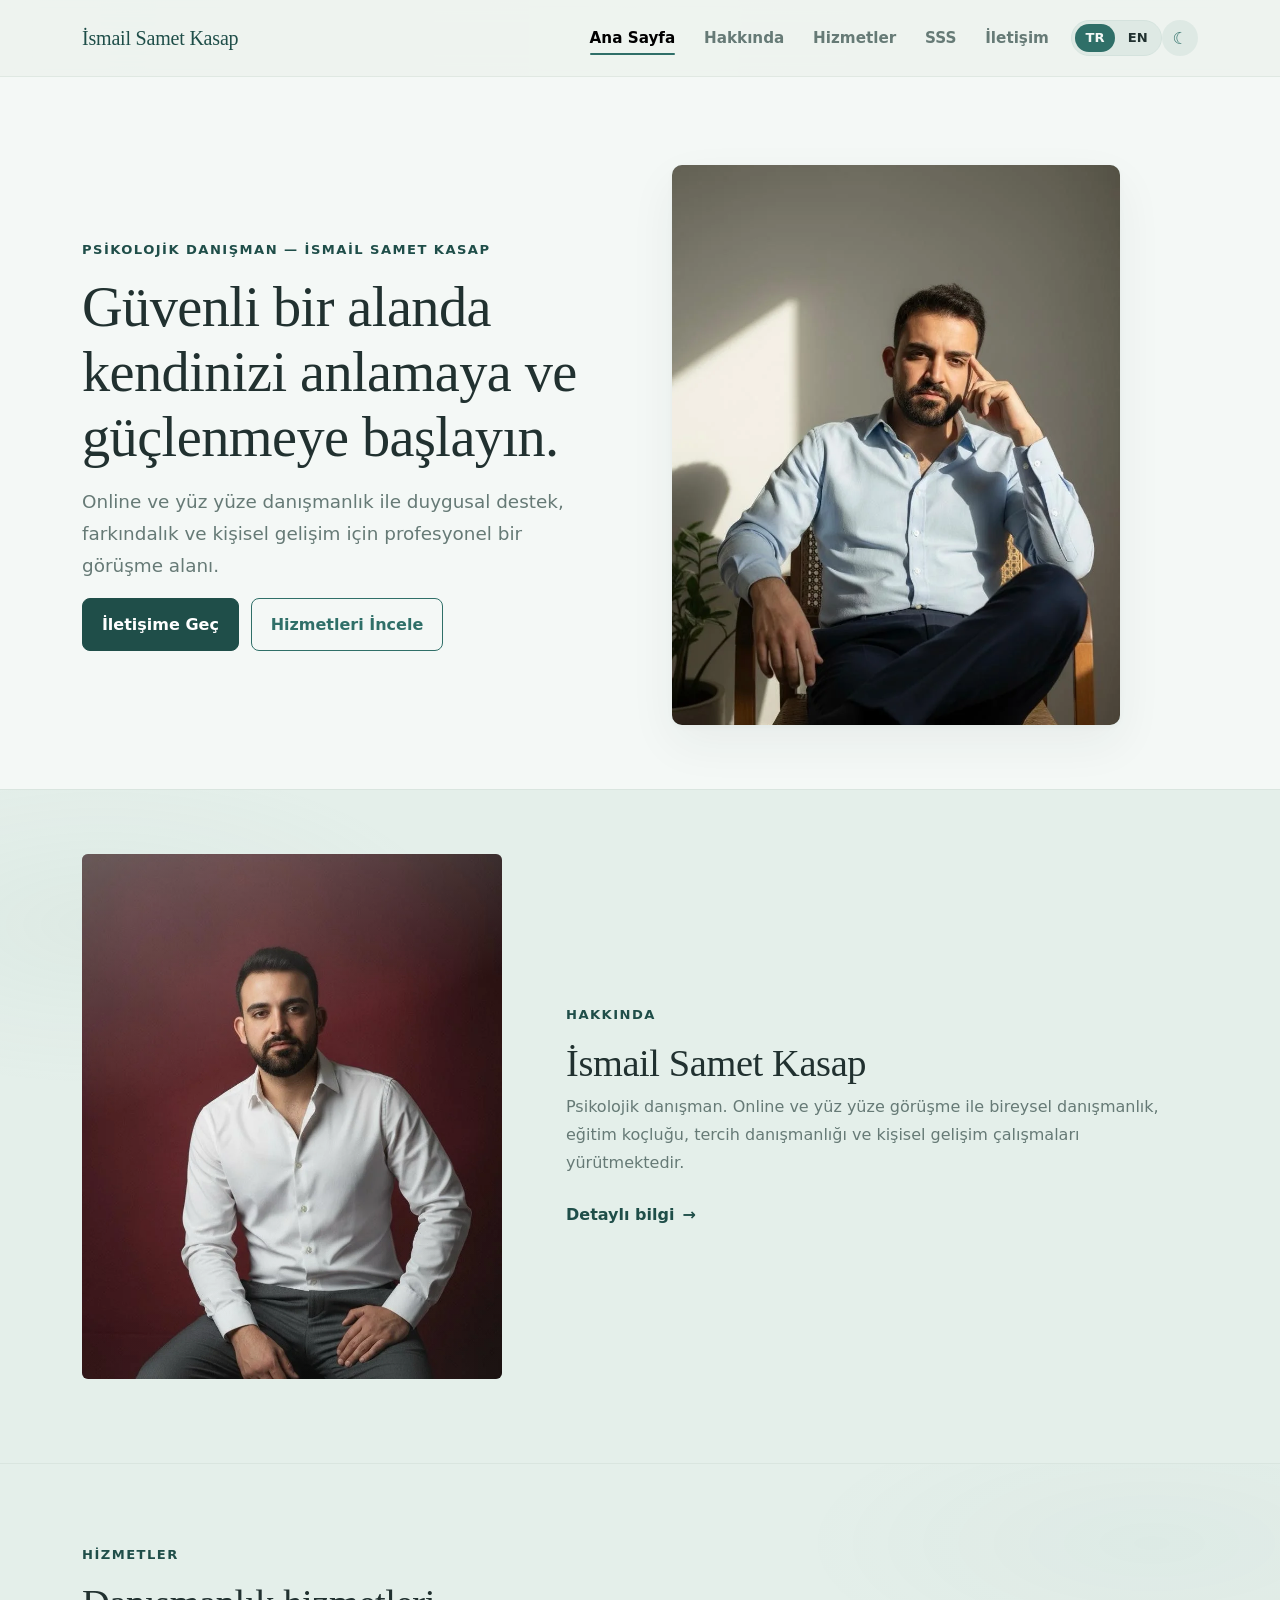
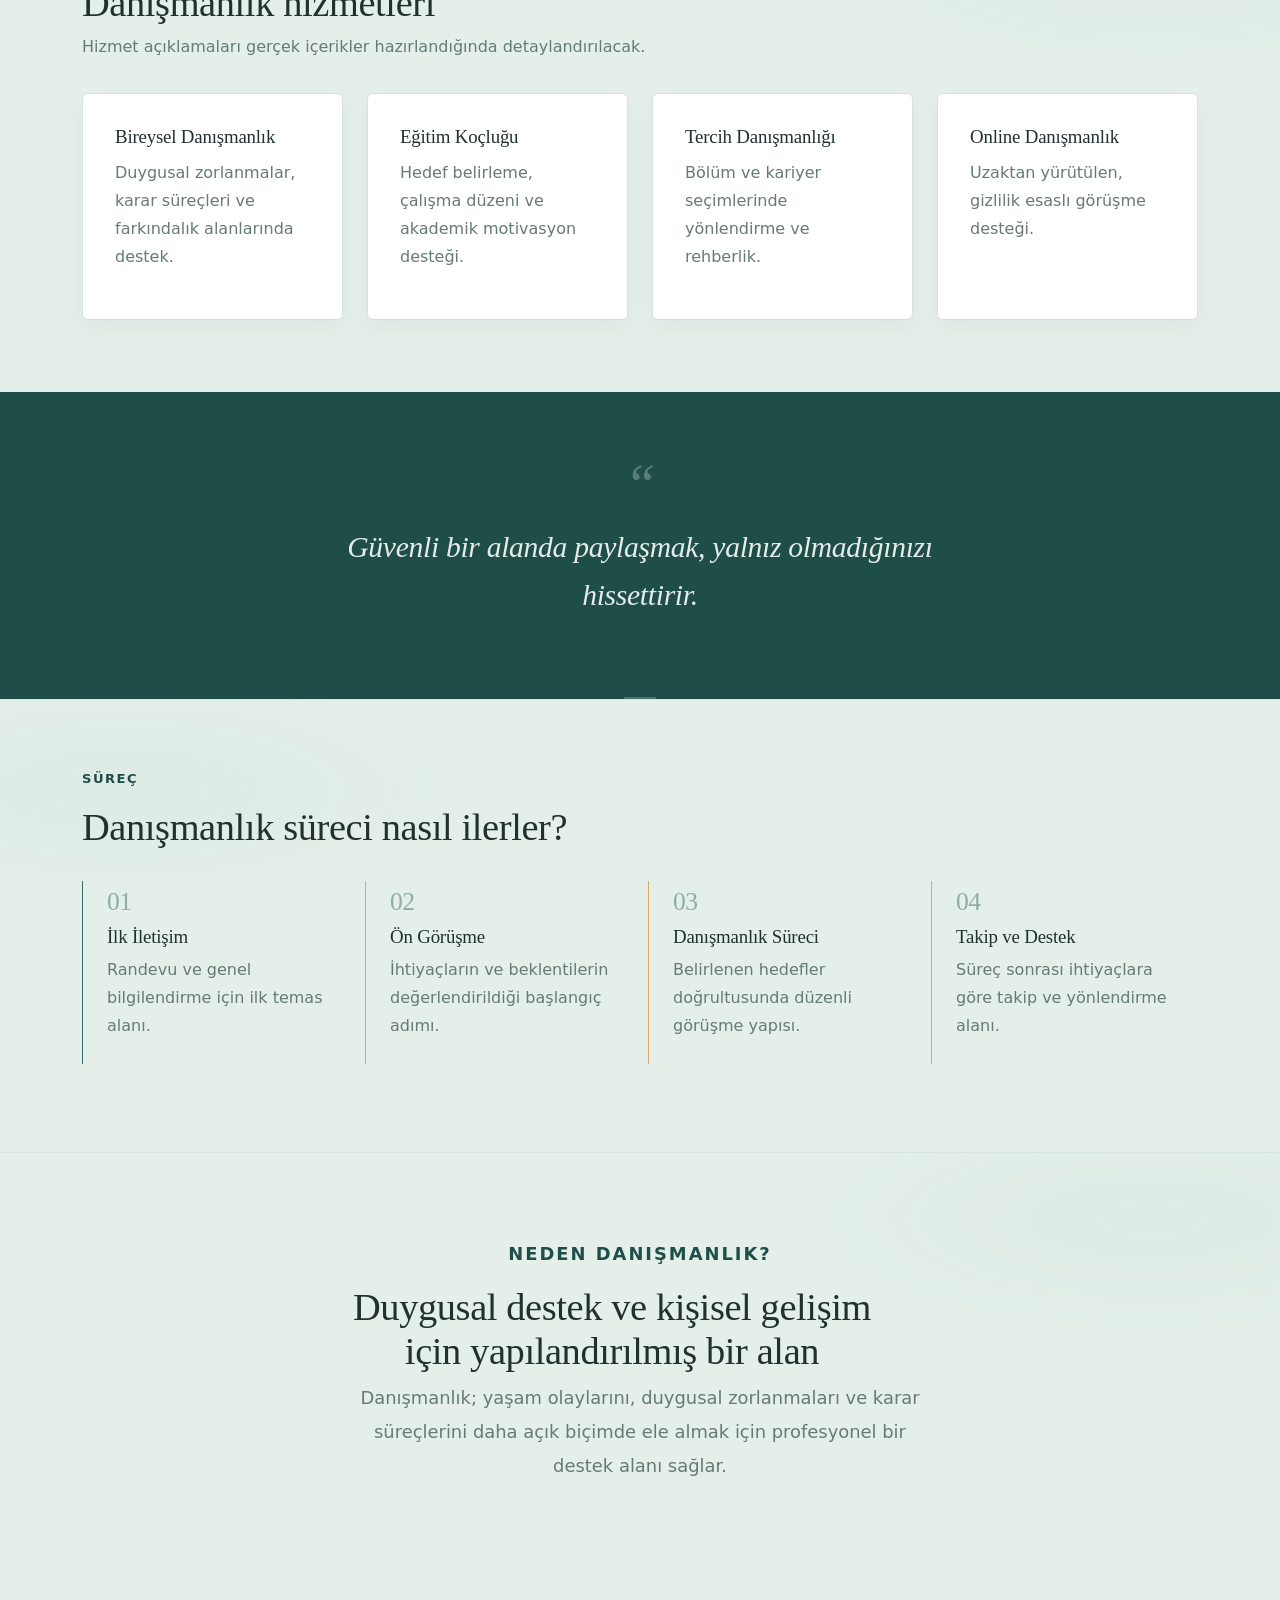
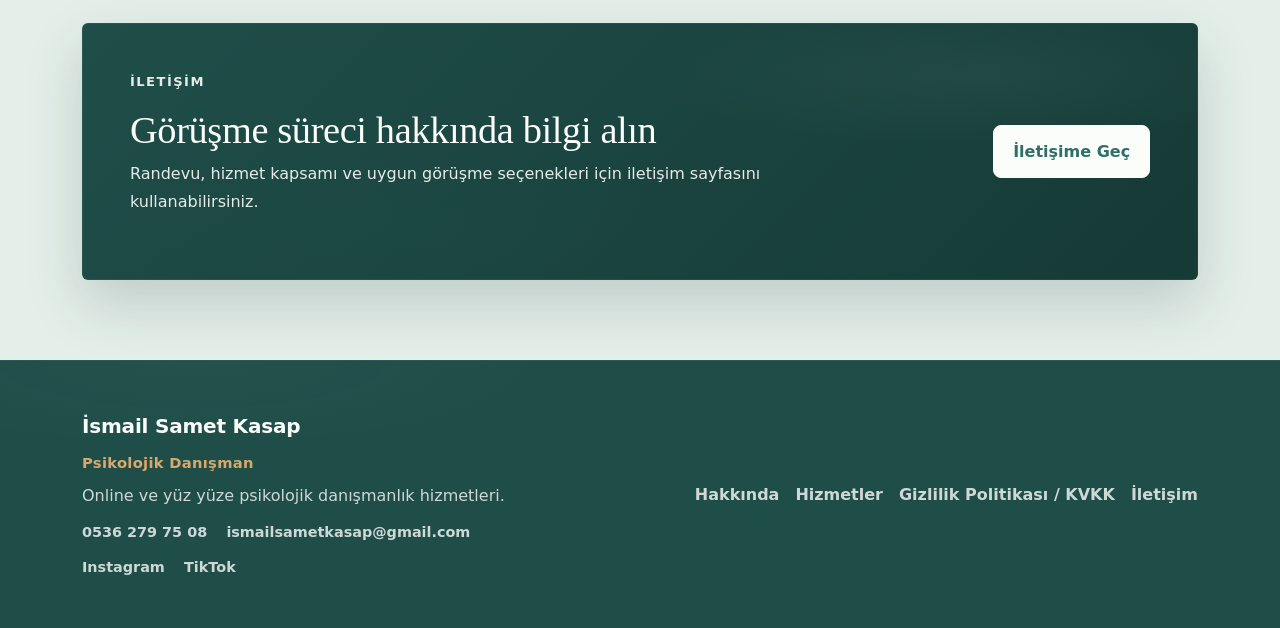
<file: index.html>
<!doctype html>
<html lang="tr">
  <head>
    <meta charset="utf-8">
    <meta name="viewport" content="width=device-width, initial-scale=1">
    <link rel="icon" href="assets/favicon.svg" type="image/svg+xml">
    <link rel="shortcut icon" href="assets/favicon.ico">
    <meta name="description" content="Eskişehir'de online ve yüz yüze psikolojik danışmanlık hizmetleri. Eğitim koçluğu, tercih danışmanlığı, kaygı, depresyon ve anksiyete konularında destek.">
    <meta property="og:title" content="İsmail Samet Kasap | Psikolojik Danışman">
    <meta property="og:description" content="Eskişehir'de online ve yüz yüze psikolojik danışmanlık hizmetleri. Eğitim koçluğu, tercih danışmanlığı, kaygı, depresyon ve anksiyete konularında destek.">
    <meta property="og:type" content="website">
    <meta property="og:locale" content="tr_TR">
    <meta name="twitter:card" content="summary">
    <title>İsmail Samet Kasap | Psikolojik Danışman</title>
    <link href="https://cdn.jsdelivr.net/npm/bootstrap@5.3.3/dist/css/bootstrap.min.css" rel="stylesheet" integrity="sha384-QWTKZyjpPEjISv5WaRU9OFeRpok6YctnYmDr5pNlyT2bRjXh0JMhjY6hW+ALEwIH" crossorigin="anonymous">
    <link rel="stylesheet" href="css/style.css">
    <link rel="stylesheet" href="css/responsive.css">
  </head>
  <body>
    <header class="site-header">
      <nav class="navbar navbar-expand-lg" aria-label="Ana menü">
        <div class="container">
           <a class="navbar-brand" href="index.html">İsmail Samet Kasap</a>
          <button class="navbar-toggler site-menu-toggle" type="button" aria-controls="primaryNav" aria-expanded="false" aria-label="Menüyü aç">
            <span class="navbar-toggler-icon"></span>
          </button>
          <div class="collapse navbar-collapse" id="primaryNav">
            <ul class="navbar-nav ms-auto">
              <li class="nav-item"><a class="nav-link" href="index.html" data-i18n="nav.home">Ana Sayfa</a></li>
              <li class="nav-item"><a class="nav-link" href="about.html" data-i18n="nav.about">Hakkında</a></li>
              <li class="nav-item"><a class="nav-link" href="services.html" data-i18n="nav.services">Hizmetler</a></li>
              <li class="nav-item"><a class="nav-link" href="faq.html" data-i18n="nav.faq">SSS</a></li>
              <li class="nav-item"><a class="nav-link" href="contact.html" data-i18n="nav.contact">İletişim</a></li>
            </ul>
            <div class="language-switcher" aria-label="Dil seçimi">
              <button class="language-switcher__button is-active" type="button" data-lang-switch="tr" aria-pressed="true">TR</button>
              <button class="language-switcher__button" type="button" data-lang-switch="en" aria-pressed="false">EN</button>
            </div>
            <button class="theme-toggle" type="button" aria-label="Koyu modu aç" aria-pressed="false">
              <span class="theme-toggle__icon" aria-hidden="true">☾</span>
            </button>
          </div>
        </div>
      </nav>
    </header>

    <main>
      <section class="hero-section">
        <div class="container">
          <div class="hero-layout">
            <div class="hero-copy">
              <p class="section-kicker" data-i18n="hero.kicker">Psikolojik Danışman — İsmail Samet Kasap</p>
              <h1 data-i18n="hero.title">Güvenli bir alanda kendinizi anlamaya ve güçlenmeye başlayın.</h1>
              <p class="lead-text" data-i18n="hero.description">Online ve yüz yüze danışmanlık ile duygusal destek, farkındalık ve kişisel gelişim için profesyonel bir görüşme alanı.</p>
              <div class="hero-actions" aria-label="Ana sayfa işlemleri">
                <a class="btn btn-primary" href="contact.html" data-i18n="hero.primaryCta">İletişime Geç</a>
                <a class="btn btn-outline-primary" href="services.html" data-i18n="hero.secondaryCta">Hizmetleri İncele</a>
              </div>
            </div>
            <figure class="hero-visual" aria-label="Psikolojik Danışman İsmail Samet Kasap">
              <div class="hero-visual-card">
                <img src="assets/images/ismail-samet-kasap-hero.webp" alt="Psikolojik Danışman İsmail Samet Kasap" loading="lazy" width="832" height="1163">
              </div>
            </figure>
          </div>
        </div>
      </section>

      <section class="content-section about-preview" aria-labelledby="about-preview-title">
        <div class="container">
          <div class="split-layout">
            <div class="small-image-placeholder" data-reveal>
              <img src="assets/images/ismail-samet-kasap-profile.webp" alt="İsmail Samet Kasap profil fotoğrafı" loading="lazy" width="832" height="1131">
            </div>
            <div class="section-copy" data-reveal data-reveal-delay="100">
              <p class="section-kicker" data-i18n="about.kicker">Hakkında</p>
              <h2 id="about-preview-title" data-i18n="about.title">İsmail Samet Kasap</h2>
              <p data-i18n="about.description">Psikolojik danışman. Online ve yüz yüze görüşme ile bireysel danışmanlık, eğitim koçluğu, tercih danışmanlığı ve kişisel gelişim çalışmaları yürütmektedir.</p>
              <a class="text-link" href="about.html" data-i18n="about.detailLink">Detaylı bilgi</a>
            </div>
          </div>
        </div>
      </section>

      <section class="content-section services-preview" aria-labelledby="services-preview-title">
        <div class="container">
          <div class="section-heading" data-reveal>
            <p class="section-kicker" data-i18n="services.kicker">Hizmetler</p>
            <h2 id="services-preview-title" data-i18n="services.title">Danışmanlık hizmetleri</h2>
            <p data-i18n="services.description">Hizmet açıklamaları gerçek içerikler hazırlandığında detaylandırılacak.</p>
          </div>
          <div class="card-grid service-grid">
            <article class="service-card" data-reveal data-reveal-delay="100">
              <h3 data-i18n="services.item1Title">Bireysel Danışmanlık</h3>
              <p data-i18n="services.item1Desc">Duygusal zorlanmalar, karar süreçleri ve farkındalık alanlarında destek.</p>
            </article>
            <article class="service-card" data-reveal data-reveal-delay="200">
              <h3 data-i18n="services.item2Title">Eğitim Koçluğu</h3>
              <p data-i18n="services.item2Desc">Hedef belirleme, çalışma düzeni ve akademik motivasyon desteği.</p>
            </article>
            <article class="service-card" data-reveal data-reveal-delay="300">
              <h3 data-i18n="services.item3Title">Tercih Danışmanlığı</h3>
              <p data-i18n="services.item3Desc">Bölüm ve kariyer seçimlerinde yönlendirme ve rehberlik.</p>
            </article>
            <article class="service-card" data-reveal data-reveal-delay="400">
              <h3 data-i18n="services.item4Title">Online Danışmanlık</h3>
              <p data-i18n="services.item4Desc">Uzaktan yürütülen, gizlilik esaslı görüşme desteği.</p>
            </article>
          </div>
        </div>
      </section>

      <section class="section-quote" aria-label="Danışmanlık üzerine bir düşünce">
        <div class="container editorial-container">
          <blockquote data-reveal>
            <p data-i18n="quote.text">Güvenli bir alanda paylaşmak, yalnız olmadığınızı hissettirir.</p>
          </blockquote>
        </div>
      </section>

      <section class="content-section process-section" aria-labelledby="process-title">
        <div class="container">
          <div class="section-heading" data-reveal>
            <p class="section-kicker" data-i18n="process.kicker">Süreç</p>
            <h2 id="process-title" data-i18n="process.title">Danışmanlık süreci nasıl ilerler?</h2>
          </div>
          <ol class="process-list">
            <li data-reveal data-reveal-delay="100">
              <span class="step-number" aria-hidden="true">01</span>
              <h3 data-i18n="process.step1Title">İlk İletişim</h3>
              <p data-i18n="process.step1Desc">Randevu ve genel bilgilendirme için ilk temas alanı.</p>
            </li>
            <li data-reveal data-reveal-delay="200">
              <span class="step-number" aria-hidden="true">02</span>
              <h3 data-i18n="process.step2Title">Ön Görüşme</h3>
              <p data-i18n="process.step2Desc">İhtiyaçların ve beklentilerin değerlendirildiği başlangıç adımı.</p>
            </li>
            <li data-reveal data-reveal-delay="300">
              <span class="step-number" aria-hidden="true">03</span>
              <h3 data-i18n="process.step3Title">Danışmanlık Süreci</h3>
              <p data-i18n="process.step3Desc">Belirlenen hedefler doğrultusunda düzenli görüşme yapısı.</p>
            </li>
            <li data-reveal data-reveal-delay="400">
              <span class="step-number" aria-hidden="true">04</span>
              <h3 data-i18n="process.step4Title">Takip ve Destek</h3>
              <p data-i18n="process.step4Desc">Süreç sonrası ihtiyaçlara göre takip ve yönlendirme alanı.</p>
            </li>
          </ol>
        </div>
      </section>

      <section class="content-section why-section" aria-labelledby="why-title">
        <div class="container editorial-container">
          <div class="wide-copy" data-reveal>
            <p class="section-kicker" data-i18n="why.kicker">Neden danışmanlık?</p>
            <h2 id="why-title" data-i18n="why.title">Duygusal destek ve kişisel gelişim için yapılandırılmış bir alan</h2>
            <p data-i18n="why.description">Danışmanlık; yaşam olaylarını, duygusal zorlanmaları ve karar süreçlerini daha açık biçimde ele almak için profesyonel bir destek alanı sağlar.</p>
          </div>
        </div>
      </section>

      <section class="final-cta" aria-labelledby="final-cta-title">
        <div class="container">
          <div class="cta-panel">
            <div data-reveal>
              <p class="section-kicker" data-i18n="cta.kicker">İletişim</p>
              <h2 id="final-cta-title" data-i18n="cta.title">Görüşme süreci hakkında bilgi alın</h2>
              <p data-i18n="cta.description">Randevu, hizmet kapsamı ve uygun görüşme seçenekleri için iletişim sayfasını kullanabilirsiniz.</p>
            </div>
            <a class="btn btn-primary" href="contact.html" data-reveal data-reveal-delay="100" data-i18n="cta.button">İletişime Geç</a>
          </div>
        </div>
      </section>
    </main>

    <footer class="site-footer">
      <div class="container">
        <div class="footer-grid">
          <div>
            <a class="footer-brand" href="index.html">İsmail Samet Kasap</a>
            <p class="footer-title" data-i18n="footer.title">Psikolojik Danışman</p>
            <p data-i18n="footer.tagline">Online ve yüz yüze psikolojik danışmanlık hizmetleri.</p>
            <div class="footer-contact">
              <a href="tel:+905362797508">0536 279 75 08</a>
              <a href="mailto:ismailsametkasap@gmail.com">ismailsametkasap@gmail.com</a>
            </div>
            <div class="footer-social">
              <a href="https://instagram.com/pskdanismailsamet" target="_blank" rel="noopener">Instagram</a>
              <a href="https://tiktok.com/@pskdanismailsamet" target="_blank" rel="noopener">TikTok</a>
            </div>
          </div>
          <nav aria-label="Alt menü">
            <a href="about.html" data-i18n="footer.about">Hakkında</a>
            <a href="services.html" data-i18n="footer.services">Hizmetler</a>
            <a href="privacy.html" data-i18n="footer.privacy">Gizlilik Politikası / KVKK</a>
            <a href="contact.html" data-i18n="footer.contact">İletişim</a>
          </nav>
        </div>
      </div>
    </footer>

    <script src="https://cdn.jsdelivr.net/npm/bootstrap@5.3.3/dist/js/bootstrap.bundle.min.js" integrity="sha384-YvpcrYf0tY3lHB60NNkmXc5s9fDVZLESaAA55NDzOxhy9GkcIdslK1eN7N6jIeHz" crossorigin="anonymous"></script>
    <script src="js/main.js"></script>
  </body>
</html>
</file>
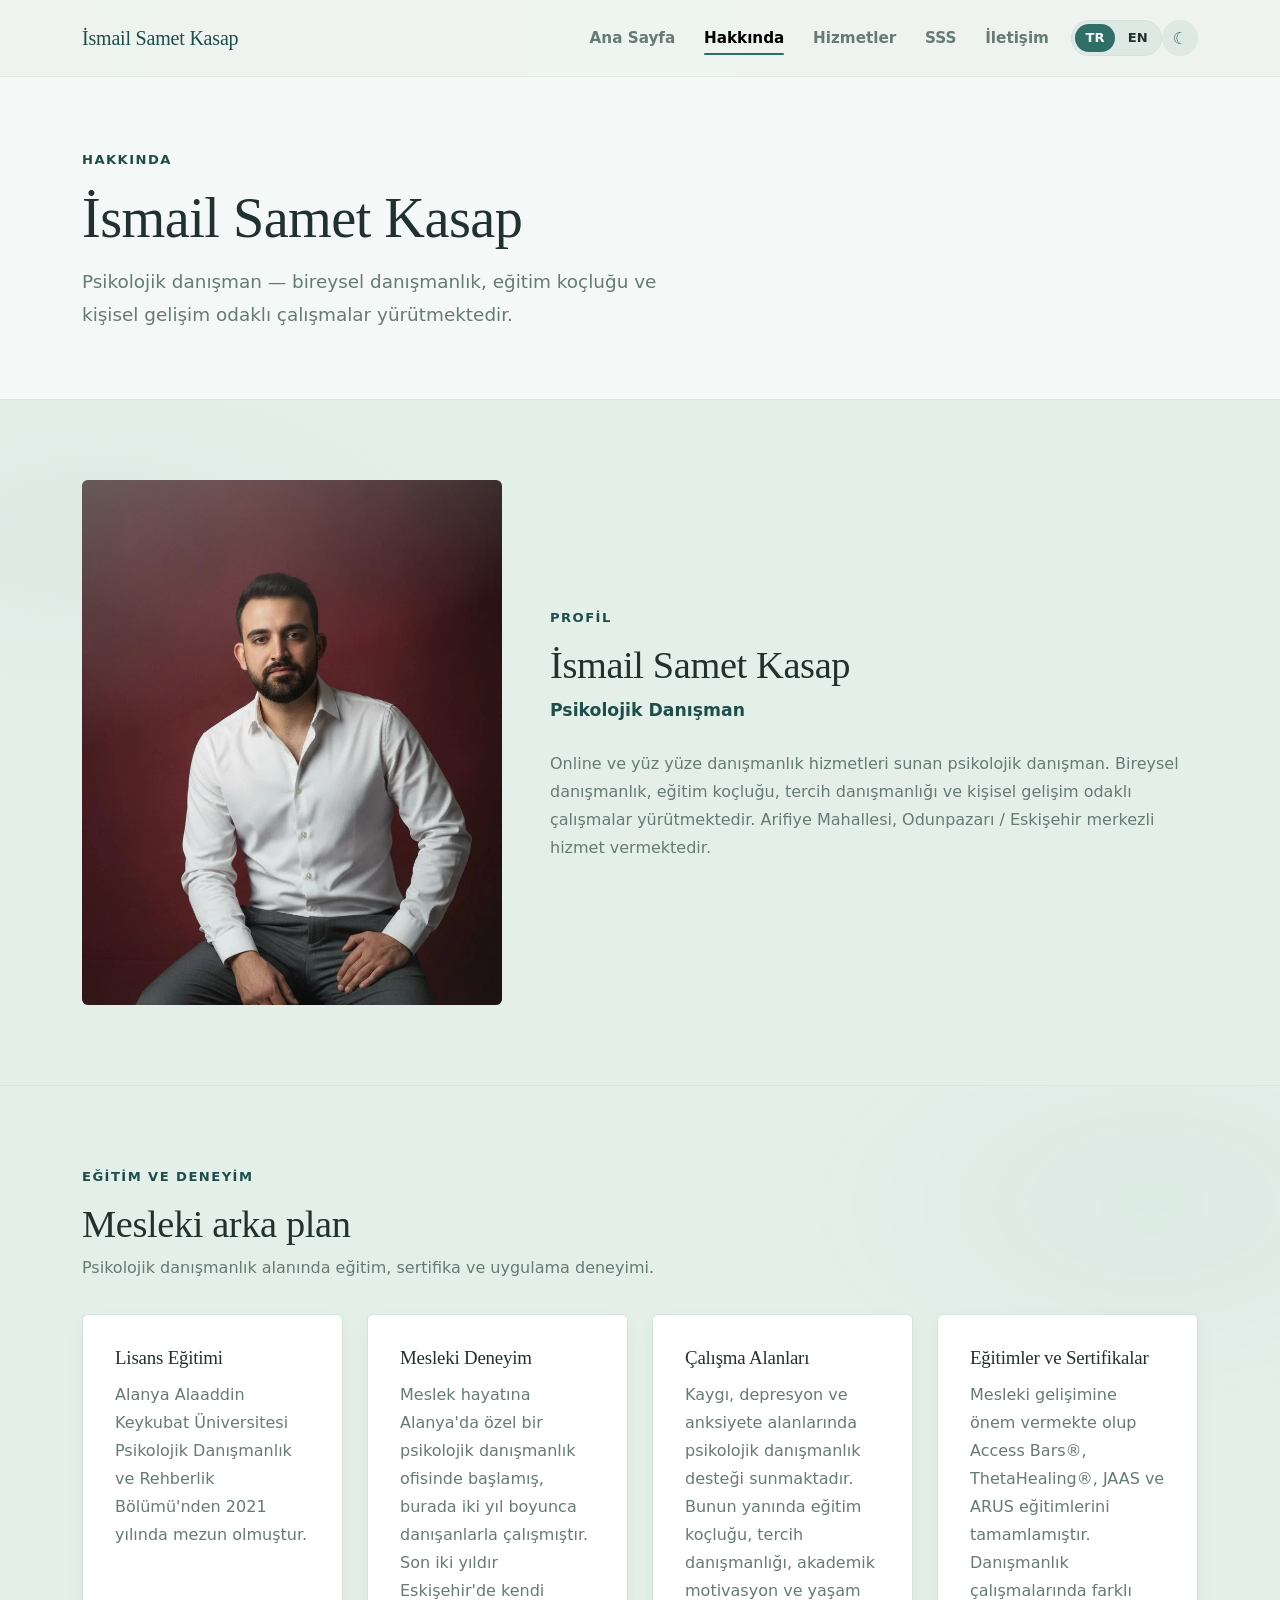
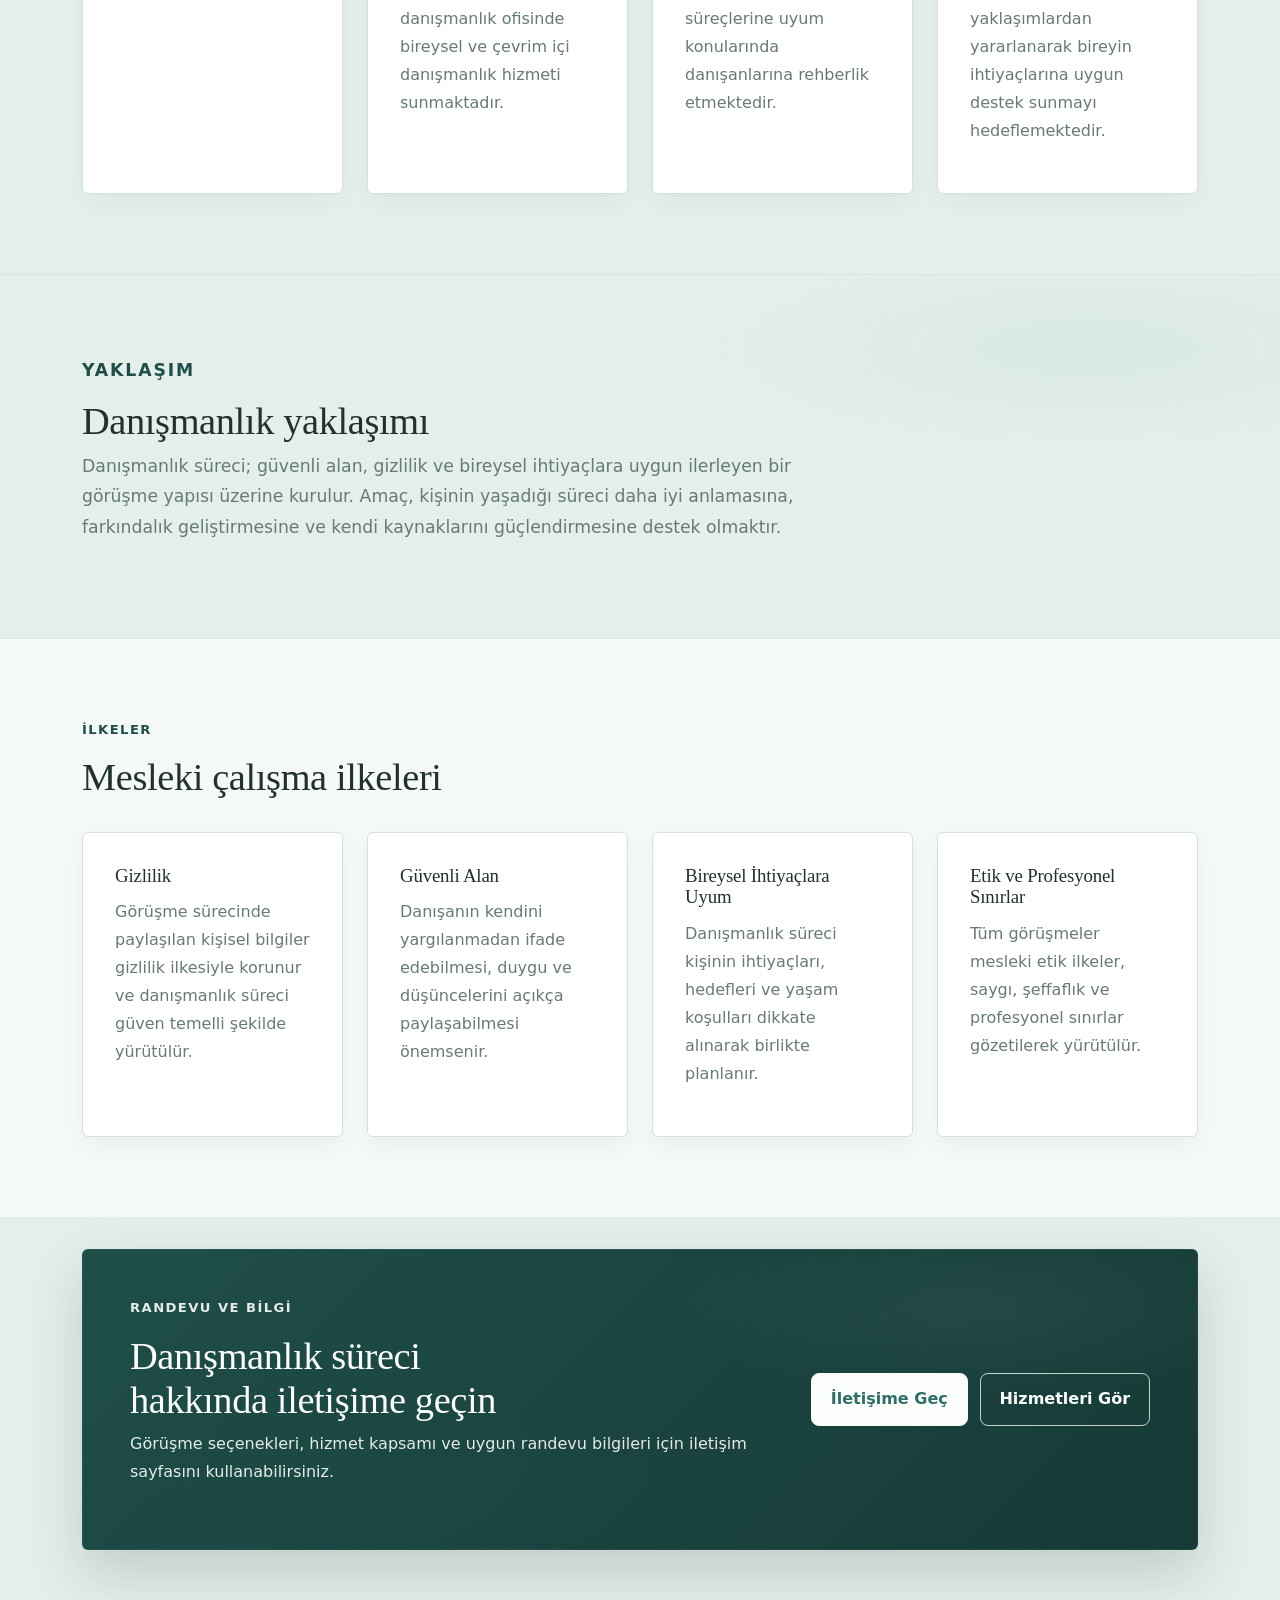
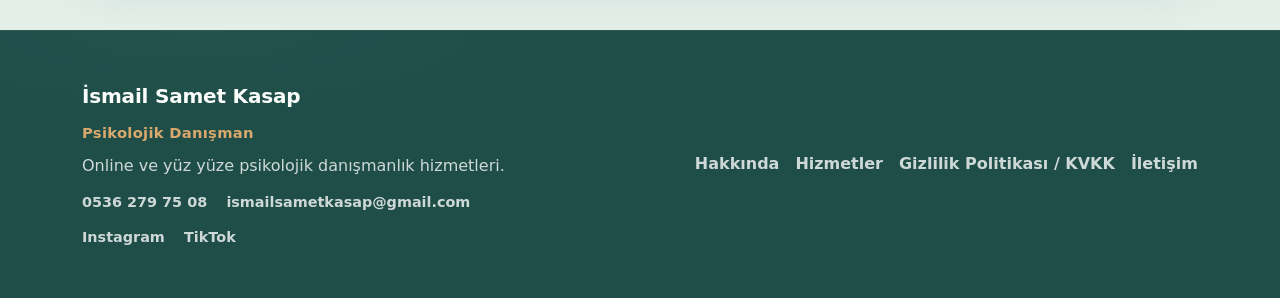
<file: about.html>
<!doctype html>
<html lang="tr">
  <head>
    <meta charset="utf-8">
    <meta name="viewport" content="width=device-width, initial-scale=1">
    <link rel="icon" href="assets/favicon.svg" type="image/svg+xml">
    <link rel="shortcut icon" href="assets/favicon.ico">
    <meta name="description" content="Psikolojik danışman İsmail Samet Kasap hakkında — eğitim, deneyim ve çalışma alanları.">
    <meta property="og:title" content="Hakkında | İsmail Samet Kasap">
    <meta property="og:description" content="Psikolojik danışman İsmail Samet Kasap hakkında — eğitim, deneyim ve çalışma alanları.">
    <meta property="og:type" content="website">
    <meta property="og:locale" content="tr_TR">
    <meta name="twitter:card" content="summary">
    <title>Hakkında | İsmail Samet Kasap</title>
    <link href="https://cdn.jsdelivr.net/npm/bootstrap@5.3.3/dist/css/bootstrap.min.css" rel="stylesheet" integrity="sha384-QWTKZyjpPEjISv5WaRU9OFeRpok6YctnYmDr5pNlyT2bRjXh0JMhjY6hW+ALEwIH" crossorigin="anonymous">
    <link rel="stylesheet" href="css/style.css">
    <link rel="stylesheet" href="css/responsive.css">
  </head>
  <body>
    <header class="site-header">
      <nav class="navbar navbar-expand-lg" aria-label="Ana menü">
        <div class="container">
           <a class="navbar-brand" href="index.html">İsmail Samet Kasap</a>
          <button class="navbar-toggler site-menu-toggle" type="button" aria-controls="primaryNav" aria-expanded="false" aria-label="Menüyü aç">
            <span class="navbar-toggler-icon"></span>
          </button>
          <div class="collapse navbar-collapse" id="primaryNav">
            <ul class="navbar-nav ms-auto">
              <li class="nav-item"><a class="nav-link" href="index.html" data-i18n="nav.home">Ana Sayfa</a></li>
              <li class="nav-item"><a class="nav-link" href="about.html" data-i18n="nav.about">Hakkında</a></li>
              <li class="nav-item"><a class="nav-link" href="services.html" data-i18n="nav.services">Hizmetler</a></li>
              <li class="nav-item"><a class="nav-link" href="faq.html" data-i18n="nav.faq">SSS</a></li>
              <li class="nav-item"><a class="nav-link" href="contact.html" data-i18n="nav.contact">İletişim</a></li>
            </ul>
            <div class="language-switcher" aria-label="Dil seçimi">
              <button class="language-switcher__button is-active" type="button" data-lang-switch="tr" aria-pressed="true">TR</button>
              <button class="language-switcher__button" type="button" data-lang-switch="en" aria-pressed="false">EN</button>
            </div>
            <button class="theme-toggle" type="button" aria-label="Koyu modu aç" aria-pressed="false">
              <span class="theme-toggle__icon" aria-hidden="true">☾</span>
            </button>
          </div>
        </div>
      </nav>
    </header>

    <main>
      <section class="page-hero about-hero">
        <div class="container">
              <p class="section-kicker" data-i18n="aboutHero.kicker">Hakkında</p>
              <h1 data-i18n="aboutHero.title">İsmail Samet Kasap</h1>
              <p class="lead-text" data-i18n="aboutHero.description">Psikolojik danışman — bireysel danışmanlık, eğitim koçluğu ve kişisel gelişim odaklı çalışmalar yürütmektedir.</p>
        </div>
      </section>

      <section class="content-section profile-overview" aria-labelledby="profile-overview-title">
        <div class="container">
          <div class="profile-layout">
            <div class="profile-image-placeholder" data-reveal>
              <img src="assets/images/ismail-samet-kasap-profile.webp" alt="İsmail Samet Kasap profil fotoğrafı" loading="lazy" width="832" height="1131">
            </div>
            <div class="profile-summary" data-reveal data-reveal-delay="100">
              <p class="section-kicker" data-i18n="aboutProfile.kicker">Profil</p>
              <h2 id="profile-overview-title" data-i18n="aboutProfile.title">İsmail Samet Kasap</h2>
              <p class="profile-role" data-i18n="aboutProfile.role">Psikolojik Danışman</p>
              <p data-i18n="aboutProfile.description">Online ve yüz yüze danışmanlık hizmetleri sunan psikolojik danışman. Bireysel danışmanlık, eğitim koçluğu, tercih danışmanlığı ve kişisel gelişim odaklı çalışmalar yürütmektedir. Arifiye Mahallesi, Odunpazarı / Eskişehir merkezli hizmet vermektedir.</p>
            </div>
          </div>
        </div>
      </section>

      <section class="content-section education-section" aria-labelledby="education-title">
        <div class="container">
          <div class="section-heading" data-reveal>
            <p class="section-kicker" data-i18n="aboutEdu.kicker">Eğitim ve Deneyim</p>
            <h2 id="education-title" data-i18n="aboutEdu.title">Mesleki arka plan</h2>
            <p data-i18n="aboutEdu.description">Psikolojik danışmanlık alanında eğitim, sertifika ve uygulama deneyimi.</p>
          </div>
          <div class="card-grid education-grid">
            <article class="detail-card" data-reveal data-reveal-delay="100">
              <h3 data-i18n="aboutEdu.card1Title">Lisans Eğitimi</h3>
              <p data-i18n="aboutEdu.card1Desc">Alanya Alaaddin Keykubat Üniversitesi Psikolojik Danışmanlık ve Rehberlik Bölümü'nden 2021 yılında mezun olmuştur.</p>
            </article>
            <article class="detail-card" data-reveal data-reveal-delay="200">
              <h3 data-i18n="aboutEdu.card2Title">Mesleki Deneyim</h3>
              <p data-i18n="aboutEdu.card2Desc">Meslek hayatına Alanya'da özel bir psikolojik danışmanlık ofisinde başlamış, burada iki yıl boyunca danışanlarla çalışmıştır. Son iki yıldır Eskişehir'de kendi danışmanlık ofisinde bireysel ve çevrim içi danışmanlık hizmeti sunmaktadır.</p>
            </article>
            <article class="detail-card" data-reveal data-reveal-delay="300">
              <h3 data-i18n="aboutEdu.card3Title">Çalışma Alanları</h3>
              <p data-i18n="aboutEdu.card3Desc">Kaygı, depresyon ve anksiyete alanlarında psikolojik danışmanlık desteği sunmaktadır. Bunun yanında eğitim koçluğu, tercih danışmanlığı, akademik motivasyon ve yaşam süreçlerine uyum konularında danışanlarına rehberlik etmektedir.</p>
            </article>
            <article class="detail-card" data-reveal data-reveal-delay="400">
              <h3 data-i18n="aboutEdu.card4Title">Eğitimler ve Sertifikalar</h3>
              <p data-i18n="aboutEdu.card4Desc">Mesleki gelişimine önem vermekte olup Access Bars®, ThetaHealing®, JAAS ve ARUS eğitimlerini tamamlamıştır. Danışmanlık çalışmalarında farklı yaklaşımlardan yararlanarak bireyin ihtiyaçlarına uygun destek sunmayı hedeflemektedir.</p>
            </article>
          </div>
        </div>
      </section>

      <section class="content-section approach-section" aria-labelledby="approach-title">
        <div class="container">
          <div class="wide-copy" data-reveal>
            <p class="section-kicker" data-i18n="aboutApproach.kicker">Yaklaşım</p>
            <h2 id="approach-title" data-i18n="aboutApproach.title">Danışmanlık yaklaşımı</h2>
            <p data-i18n="aboutApproach.description">Danışmanlık süreci; güvenli alan, gizlilik ve bireysel ihtiyaçlara uygun ilerleyen bir görüşme yapısı üzerine kurulur. Amaç, kişinin yaşadığı süreci daha iyi anlamasına, farkındalık geliştirmesine ve kendi kaynaklarını güçlendirmesine destek olmaktır.</p>
          </div>
        </div>
      </section>

      <section class="content-section principles-section" aria-labelledby="principles-title">
        <div class="container">
          <div class="section-heading" data-reveal>
            <p class="section-kicker" data-i18n="aboutPrinciples.kicker">İlkeler</p>
            <h2 id="principles-title" data-i18n="aboutPrinciples.title">Mesleki çalışma ilkeleri</h2>
          </div>
          <div class="card-grid principles-grid">
            <article class="principle-card" data-reveal data-reveal-delay="100">
              <h3 data-i18n="aboutPrinciples.card1Title">Gizlilik</h3>
              <p data-i18n="aboutPrinciples.card1Desc">Görüşme sürecinde paylaşılan kişisel bilgiler gizlilik ilkesiyle korunur ve danışmanlık süreci güven temelli şekilde yürütülür.</p>
            </article>
            <article class="principle-card" data-reveal data-reveal-delay="200">
              <h3 data-i18n="aboutPrinciples.card2Title">Güvenli Alan</h3>
              <p data-i18n="aboutPrinciples.card2Desc">Danışanın kendini yargılanmadan ifade edebilmesi, duygu ve düşüncelerini açıkça paylaşabilmesi önemsenir.</p>
            </article>
            <article class="principle-card" data-reveal data-reveal-delay="300">
              <h3 data-i18n="aboutPrinciples.card3Title">Bireysel İhtiyaçlara Uyum</h3>
              <p data-i18n="aboutPrinciples.card3Desc">Danışmanlık süreci kişinin ihtiyaçları, hedefleri ve yaşam koşulları dikkate alınarak birlikte planlanır.</p>
            </article>
            <article class="principle-card" data-reveal data-reveal-delay="400">
              <h3 data-i18n="aboutPrinciples.card4Title">Etik ve Profesyonel Sınırlar</h3>
              <p data-i18n="aboutPrinciples.card4Desc">Tüm görüşmeler mesleki etik ilkeler, saygı, şeffaflık ve profesyonel sınırlar gözetilerek yürütülür.</p>
            </article>
          </div>
        </div>
      </section>

      <section class="final-cta" aria-labelledby="about-cta-title">
        <div class="container">
          <div class="cta-panel">
            <div data-reveal>
              <p class="section-kicker" data-i18n="aboutCta.kicker">Randevu ve bilgi</p>
              <h2 id="about-cta-title" data-i18n="aboutCta.title">Danışmanlık süreci hakkında iletişime geçin</h2>
              <p data-i18n="aboutCta.description">Görüşme seçenekleri, hizmet kapsamı ve uygun randevu bilgileri için iletişim sayfasını kullanabilirsiniz.</p>
            </div>
            <div class="cta-actions" data-reveal data-reveal-delay="100">
              <a class="btn btn-primary" href="contact.html" data-i18n="aboutCta.button1">İletişime Geç</a>
              <a class="btn btn-outline-light" href="services.html" data-i18n="aboutCta.button2">Hizmetleri Gör</a>
            </div>
          </div>
        </div>
      </section>
    </main>

    <footer class="site-footer">
      <div class="container">
        <div class="footer-grid">
          <div>
            <a class="footer-brand" href="index.html">İsmail Samet Kasap</a>
            <p class="footer-title" data-i18n="footer.title">Psikolojik Danışman</p>
            <p data-i18n="footer.tagline">Online ve yüz yüze psikolojik danışmanlık hizmetleri.</p>
            <div class="footer-contact">
              <a href="tel:+905362797508">0536 279 75 08</a>
              <a href="mailto:ismailsametkasap@gmail.com">ismailsametkasap@gmail.com</a>
            </div>
            <div class="footer-social">
              <a href="https://instagram.com/pskdanismailsamet" target="_blank" rel="noopener">Instagram</a>
              <a href="https://tiktok.com/@pskdanismailsamet" target="_blank" rel="noopener">TikTok</a>
            </div>
          </div>
          <nav aria-label="Alt menü">
            <a href="about.html" data-i18n="footer.about">Hakkında</a>
            <a href="services.html" data-i18n="footer.services">Hizmetler</a>
            <a href="privacy.html" data-i18n="footer.privacy">Gizlilik Politikası / KVKK</a>
            <a href="contact.html" data-i18n="footer.contact">İletişim</a>
          </nav>
        </div>
      </div>
    </footer>

    <script src="https://cdn.jsdelivr.net/npm/bootstrap@5.3.3/dist/js/bootstrap.bundle.min.js" integrity="sha384-YvpcrYf0tY3lHB60NNkmXc5s9fDVZLESaAA55NDzOxhy9GkcIdslK1eN7N6jIeHz" crossorigin="anonymous"></script>
    <script src="js/main.js"></script>
  </body>
</html>
</file>
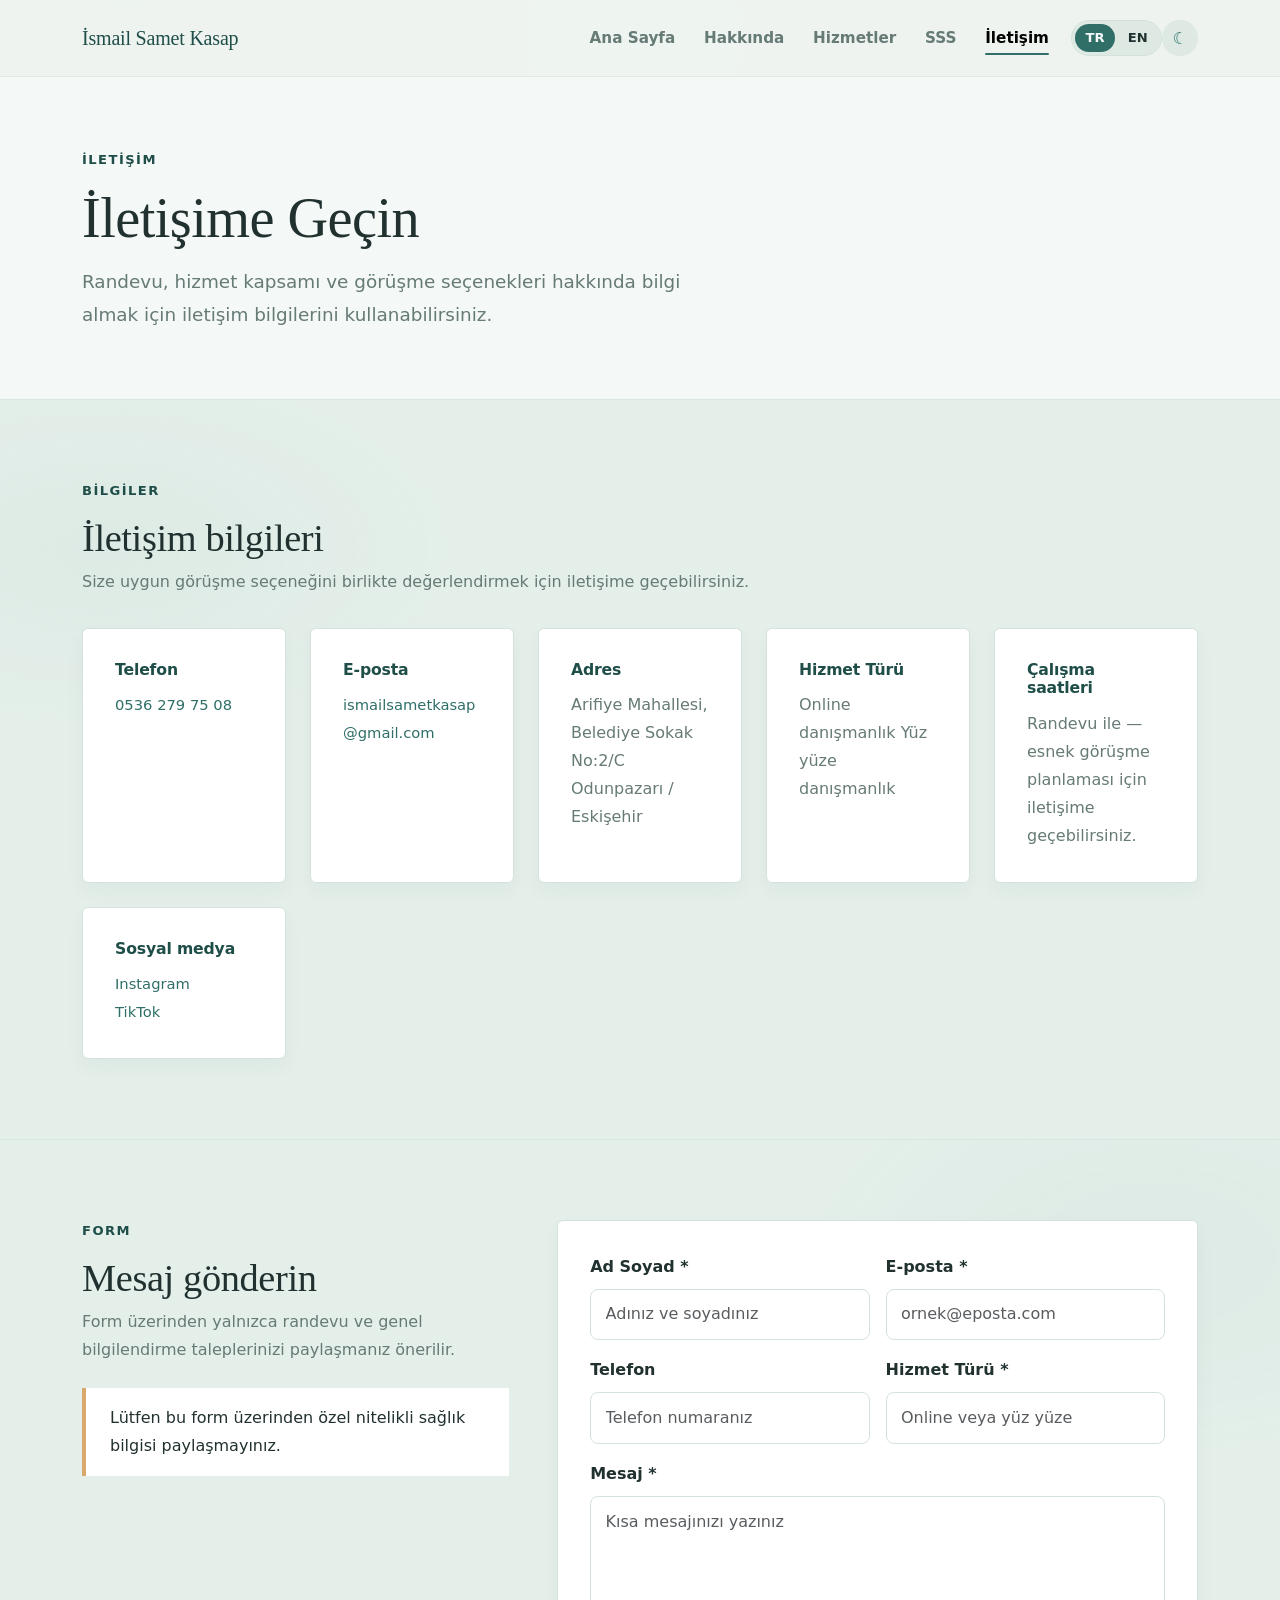
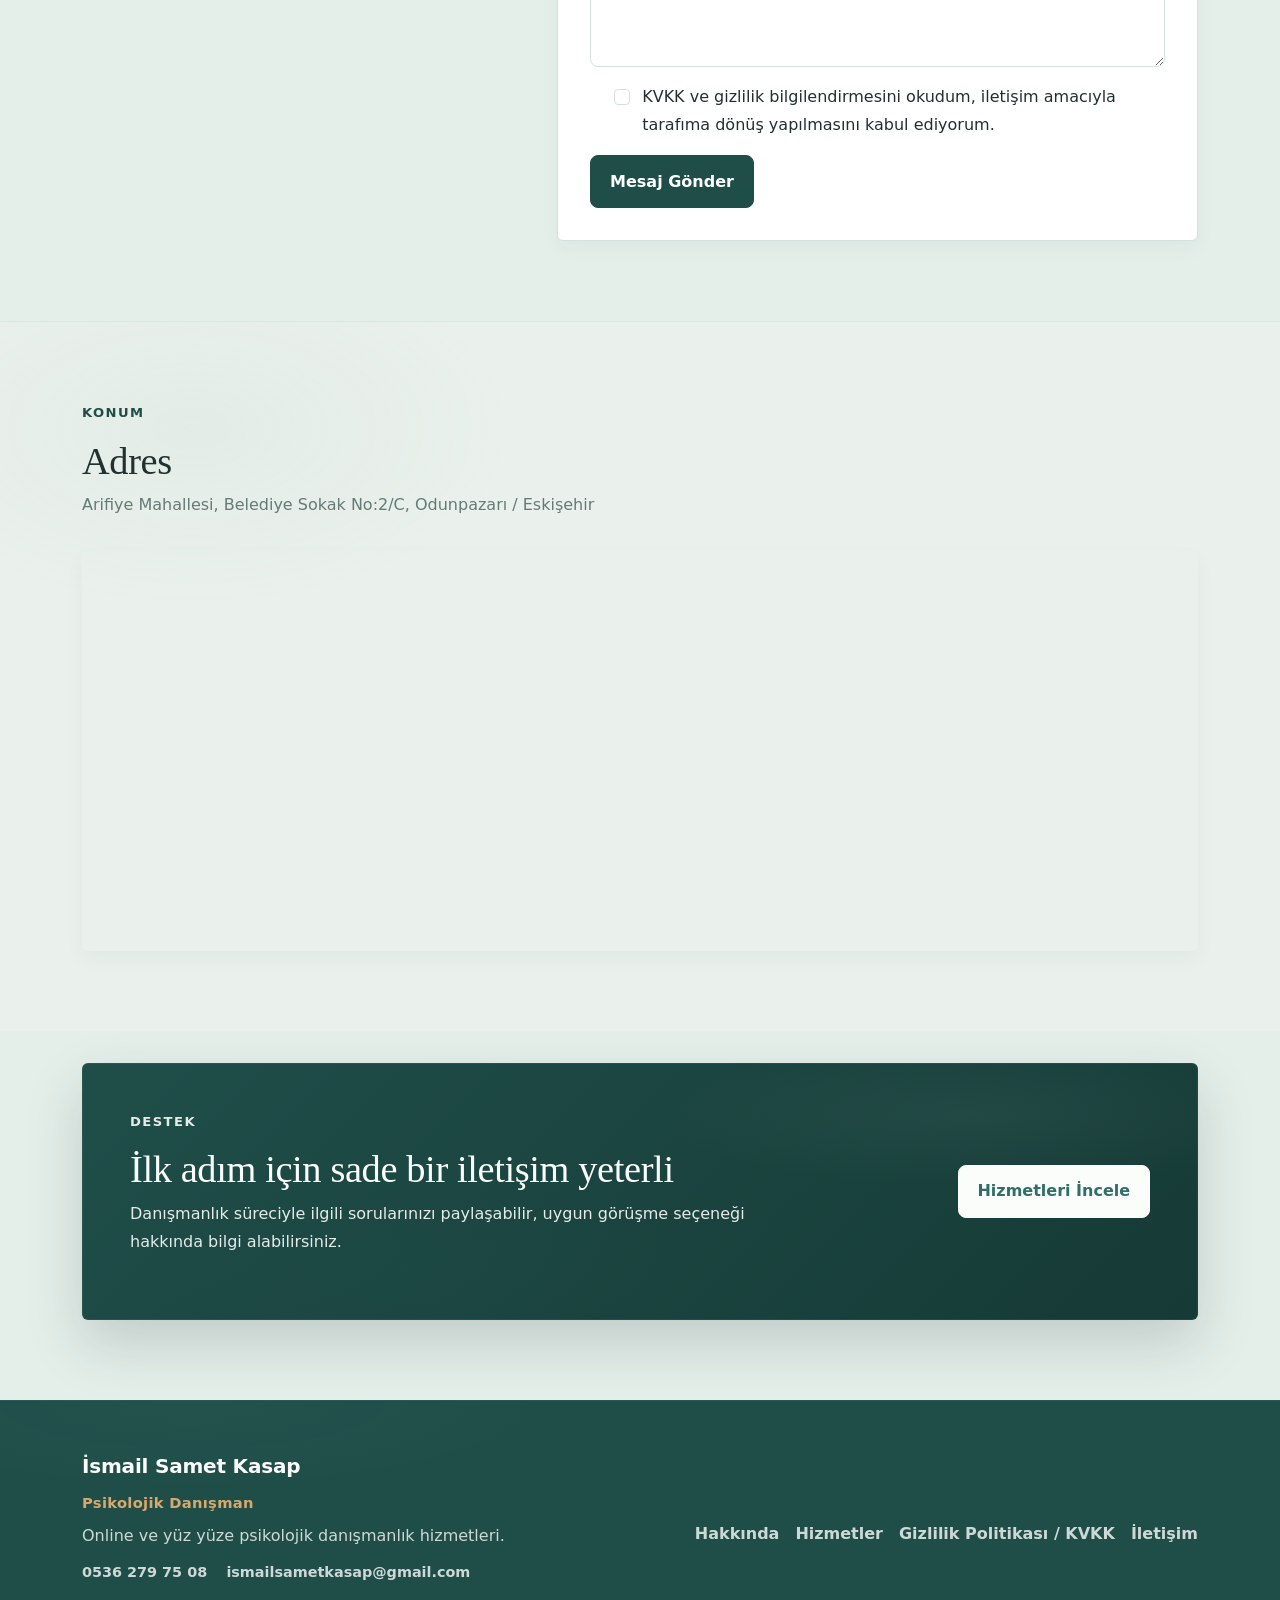
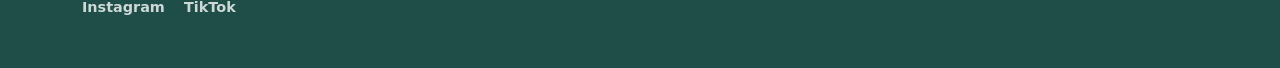
<file: contact.html>
<!doctype html>
<html lang="tr">
  <head>
    <meta charset="utf-8">
    <meta name="viewport" content="width=device-width, initial-scale=1">
    <link rel="icon" href="assets/favicon.svg" type="image/svg+xml">
    <link rel="shortcut icon" href="assets/favicon.ico">
    <meta name="description" content="Psikolojik danışman İsmail Samet Kasap ile iletişim — telefon, e-posta, adres ve randevu bilgileri.">
    <meta property="og:title" content="İletişim | İsmail Samet Kasap">
    <meta property="og:description" content="Eskişehir'de online ve yüz yüze psikolojik danışmanlık hizmetleri için iletişime geçin.">
    <meta property="og:type" content="website">
    <meta property="og:locale" content="tr_TR">
    <meta name="twitter:card" content="summary">
    <title>İletişim | İsmail Samet Kasap</title>
    <link href="https://cdn.jsdelivr.net/npm/bootstrap@5.3.3/dist/css/bootstrap.min.css" rel="stylesheet" integrity="sha384-QWTKZyjpPEjISv5WaRU9OFeRpok6YctnYmDr5pNlyT2bRjXh0JMhjY6hW+ALEwIH" crossorigin="anonymous">
    <link rel="stylesheet" href="css/style.css">
    <link rel="stylesheet" href="css/responsive.css">
  </head>
  <body>
    <header class="site-header">
      <nav class="navbar navbar-expand-lg" aria-label="Ana menü">
        <div class="container">
           <a class="navbar-brand" href="index.html">İsmail Samet Kasap</a>
          <button class="navbar-toggler site-menu-toggle" type="button" aria-controls="primaryNav" aria-expanded="false" aria-label="Menüyü aç">
            <span class="navbar-toggler-icon"></span>
          </button>
          <div class="collapse navbar-collapse" id="primaryNav">
            <ul class="navbar-nav ms-auto">
              <li class="nav-item"><a class="nav-link" href="index.html" data-i18n="nav.home">Ana Sayfa</a></li>
              <li class="nav-item"><a class="nav-link" href="about.html" data-i18n="nav.about">Hakkında</a></li>
              <li class="nav-item"><a class="nav-link" href="services.html" data-i18n="nav.services">Hizmetler</a></li>
              <li class="nav-item"><a class="nav-link" href="faq.html" data-i18n="nav.faq">SSS</a></li>
              <li class="nav-item"><a class="nav-link" href="contact.html" data-i18n="nav.contact">İletişim</a></li>
            </ul>
            <div class="language-switcher" aria-label="Dil seçimi">
              <button class="language-switcher__button is-active" type="button" data-lang-switch="tr" aria-pressed="true">TR</button>
              <button class="language-switcher__button" type="button" data-lang-switch="en" aria-pressed="false">EN</button>
            </div>
            <button class="theme-toggle" type="button" aria-label="Koyu modu aç" aria-pressed="false">
              <span class="theme-toggle__icon" aria-hidden="true">☾</span>
            </button>
          </div>
        </div>
      </nav>
    </header>

    <main>
      <section class="page-hero">
        <div class="container">
          <p class="section-kicker" data-i18n="contactHero.kicker">İLETİŞİM</p>
          <h1 data-i18n="contactHero.title">İletişime Geçin</h1>
          <p class="lead-text" data-i18n="contactHero.description">Randevu, hizmet kapsamı ve görüşme seçenekleri hakkında bilgi almak için iletişim bilgilerini kullanabilirsiniz.</p>
        </div>
      </section>

      <section class="content-section contact-info-section" aria-labelledby="contact-info-title">
        <div class="container">
          <div class="section-heading" data-reveal>
            <p class="section-kicker" data-i18n="contactInfo.kicker">Bilgiler</p>
            <h2 id="contact-info-title" data-i18n="contactInfo.title">İletişim bilgileri</h2>
            <p data-i18n="contactInfo.description">Size uygun görüşme seçeneğini birlikte değerlendirmek için iletişime geçebilirsiniz.</p>
          </div>
          <div class="card-grid contact-info-grid">
            <article class="contact-info-card" data-reveal>
              <h3 data-i18n="contactInfo.card1Title">Telefon</h3>
              <p><a href="tel:+905362797508">0536 279 75 08</a></p>
            </article>
            <article class="contact-info-card" data-reveal data-reveal-delay="100">
              <h3 data-i18n="contactInfo.card2Title">E-posta</h3>
              <p><a href="mailto:ismailsametkasap@gmail.com">ismailsametkasap@gmail.com</a></p>
            </article>
            <article class="contact-info-card" data-reveal data-reveal-delay="200">
              <h3 data-i18n="contactInfo.card3Title">Adres</h3>
              <p data-i18n="contactInfo.card3Desc">Arifiye Mahallesi, Belediye Sokak No:2/C<br>Odunpazarı / Eskişehir</p>
            </article>
            <article class="contact-info-card" data-reveal data-reveal-delay="300">
              <h3 data-i18n="contactInfo.card4Title">Hizmet Türü</h3>
              <p data-i18n="contactInfo.card4Desc">Online danışmanlık<br>Yüz yüze danışmanlık</p>
            </article>
            <article class="contact-info-card" data-reveal data-reveal-delay="400">
              <h3 data-i18n="contactInfo.card5Title">Çalışma saatleri</h3>
              <p data-i18n="contactInfo.card5Desc">Randevu ile — esnek görüşme planlaması için iletişime geçebilirsiniz.</p>
            </article>
            <article class="contact-info-card" data-reveal data-reveal-delay="500">
              <h3 data-i18n="contactInfo.card6Title">Sosyal medya</h3>
              <p>
                <a href="https://instagram.com/pskdanismailsamet" target="_blank" rel="noopener">Instagram</a><br>
                <a href="https://tiktok.com/@pskdanismailsamet" target="_blank" rel="noopener">TikTok</a>
              </p>
            </article>
          </div>
        </div>
      </section>

      <section class="content-section contact-form-section" aria-labelledby="contact-form-title">
        <div class="container">
          <div class="contact-layout">
            <div class="section-copy">
              <p class="section-kicker" data-i18n="contactForm.kicker">Form</p>
              <h2 id="contact-form-title" data-i18n="contactForm.title">Mesaj gönderin</h2>
              <p data-i18n="contactForm.description">Form üzerinden yalnızca randevu ve genel bilgilendirme taleplerinizi paylaşmanız önerilir.</p>
              <div class="privacy-note" role="note">
                <p data-i18n="contactForm.privacyNote">Lütfen bu form üzerinden özel nitelikli sağlık bilgisi paylaşmayınız.</p>
              </div>
            </div>

            <form class="contact-form" action="https://api.web3forms.com/submit" method="POST">
              <input type="hidden" name="access_key" value="4591b7ec-2e4a-4869-a64d-36e8f2195921">
              <input type="hidden" name="subject" value="PDR Danışmanlık Web Sitesi - Yeni İletişim Mesajı">
              <input type="hidden" name="from_name" value="İsmail Samet Kasap Web Sitesi">
              <div class="form-grid">
                <div class="form-field">
                  <label class="form-label" for="name" data-i18n="contactForm.nameLabel">Ad Soyad <span aria-hidden="true">*</span></label>
                  <input class="form-control" id="name" name="name" type="text" autocomplete="name" placeholder="Adınız ve soyadınız" data-i18n-placeholder="contactForm.namePlaceholder" required>
                </div>
                <div class="form-field">
                  <label class="form-label" for="email" data-i18n="contactForm.emailLabel">E-posta <span aria-hidden="true">*</span></label>
                  <input class="form-control" id="email" name="email" type="email" autocomplete="email" placeholder="ornek@eposta.com" data-i18n-placeholder="contactForm.emailPlaceholder" required>
                </div>
                <div class="form-field">
                  <label class="form-label" for="phone" data-i18n="contactForm.phoneLabel">Telefon</label>
                  <input class="form-control" id="phone" name="phone" type="tel" autocomplete="tel" placeholder="Telefon numaranız" data-i18n-placeholder="contactForm.phonePlaceholder">
                </div>
                <div class="form-field">
                  <label class="form-label" for="service" data-i18n="contactForm.serviceLabel">Hizmet Türü <span aria-hidden="true">*</span></label>
                  <input class="form-control" id="service" name="service" type="text" placeholder="Online veya yüz yüze" data-i18n-placeholder="contactForm.servicePlaceholder" required>
                </div>
                <div class="form-field form-field-full">
                  <label class="form-label" for="message" data-i18n="contactForm.messageLabel">Mesaj <span aria-hidden="true">*</span></label>
                  <textarea class="form-control" id="message" name="message" rows="6" placeholder="Kısa mesajınızı yazınız" data-i18n-placeholder="contactForm.messagePlaceholder" required></textarea>
                </div>
                <div class="form-field form-field-full">
                  <div class="form-check consent-check">
                    <input class="form-check-input" id="kvkk" name="kvkk" type="checkbox" required>
                    <label class="form-check-label" for="kvkk" data-i18n="contactForm.consentLabel">KVKK ve gizlilik bilgilendirmesini okudum, iletişim amacıyla tarafıma dönüş yapılmasını kabul ediyorum.</label>
                  </div>
                </div>
                <div class="form-field form-field-full">
                  <div class="form-status" aria-live="polite"></div>
                  <button class="btn btn-primary" type="submit" data-i18n="contactForm.submitButton">Mesaj Gönder</button>
                </div>
              </div>
            </form>
          </div>
        </div>
      </section>

      <section class="content-section map-section" aria-labelledby="map-title">
        <div class="container">
          <div class="section-heading" data-reveal>
            <p class="section-kicker" data-i18n="contactMap.kicker">Konum</p>
            <h2 id="map-title" data-i18n="contactMap.title">Adres</h2>
            <p data-i18n="contactMap.description">Arifiye Mahallesi, Belediye Sokak No:2/C, Odunpazarı / Eskişehir</p>
          </div>
          <div class="map-embed" data-reveal>
            <iframe src="https://www.google.com/maps?q=Arifiye%20Mahallesi%20Belediye%20Sokak%20No%3A2%2FC%20Odunpazar%C4%B1%20Eski%C5%9Fehir&output=embed" width="100%" height="400" style="border:0;border-radius:6px;display:block;" title="İsmail Samet Kasap ofis konumu" loading="lazy" referrerpolicy="no-referrer-when-downgrade" allowfullscreen></iframe>
            <!-- Google Maps işletme konumu netleşince iframe src doğrudan işletme paylaşım embed linkiyle değiştirilmeli. -->
          </div>
        </div>
      </section>

      <section class="final-cta" aria-labelledby="contact-support-title">
        <div class="container">
          <div class="cta-panel">
            <div>
              <p class="section-kicker" data-i18n="contactCta.kicker">Destek</p>
              <h2 id="contact-support-title" data-i18n="contactCta.title">İlk adım için sade bir iletişim yeterli</h2>
              <p data-i18n="contactCta.description">Danışmanlık süreciyle ilgili sorularınızı paylaşabilir, uygun görüşme seçeneği hakkında bilgi alabilirsiniz.</p>
            </div>
            <a class="btn btn-primary" href="services.html" data-i18n="contactCta.button">Hizmetleri İncele</a>
          </div>
        </div>
      </section>
    </main>

    <footer class="site-footer">
      <div class="container">
        <div class="footer-grid">
          <div>
            <a class="footer-brand" href="index.html">İsmail Samet Kasap</a>
            <p class="footer-title" data-i18n="footer.title">Psikolojik Danışman</p>
            <p data-i18n="footer.tagline">Online ve yüz yüze psikolojik danışmanlık hizmetleri.</p>
            <div class="footer-contact">
              <a href="tel:+905362797508">0536 279 75 08</a>
              <a href="mailto:ismailsametkasap@gmail.com">ismailsametkasap@gmail.com</a>
            </div>
            <div class="footer-social">
              <a href="https://instagram.com/pskdanismailsamet" target="_blank" rel="noopener">Instagram</a>
              <a href="https://tiktok.com/@pskdanismailsamet" target="_blank" rel="noopener">TikTok</a>
            </div>
          </div>
          <nav aria-label="Alt menü">
            <a href="about.html" data-i18n="footer.about">Hakkında</a>
            <a href="services.html" data-i18n="footer.services">Hizmetler</a>
            <a href="privacy.html" data-i18n="footer.privacy">Gizlilik Politikası / KVKK</a>
            <a href="contact.html" data-i18n="footer.contact">İletişim</a>
          </nav>
        </div>
      </div>
    </footer>

    <script src="https://cdn.jsdelivr.net/npm/bootstrap@5.3.3/dist/js/bootstrap.bundle.min.js" integrity="sha384-YvpcrYf0tY3lHB60NNkmXc5s9fDVZLESaAA55NDzOxhy9GkcIdslK1eN7N6jIeHz" crossorigin="anonymous"></script>
    <script src="js/main.js"></script>
  </body>
</html>
</file>
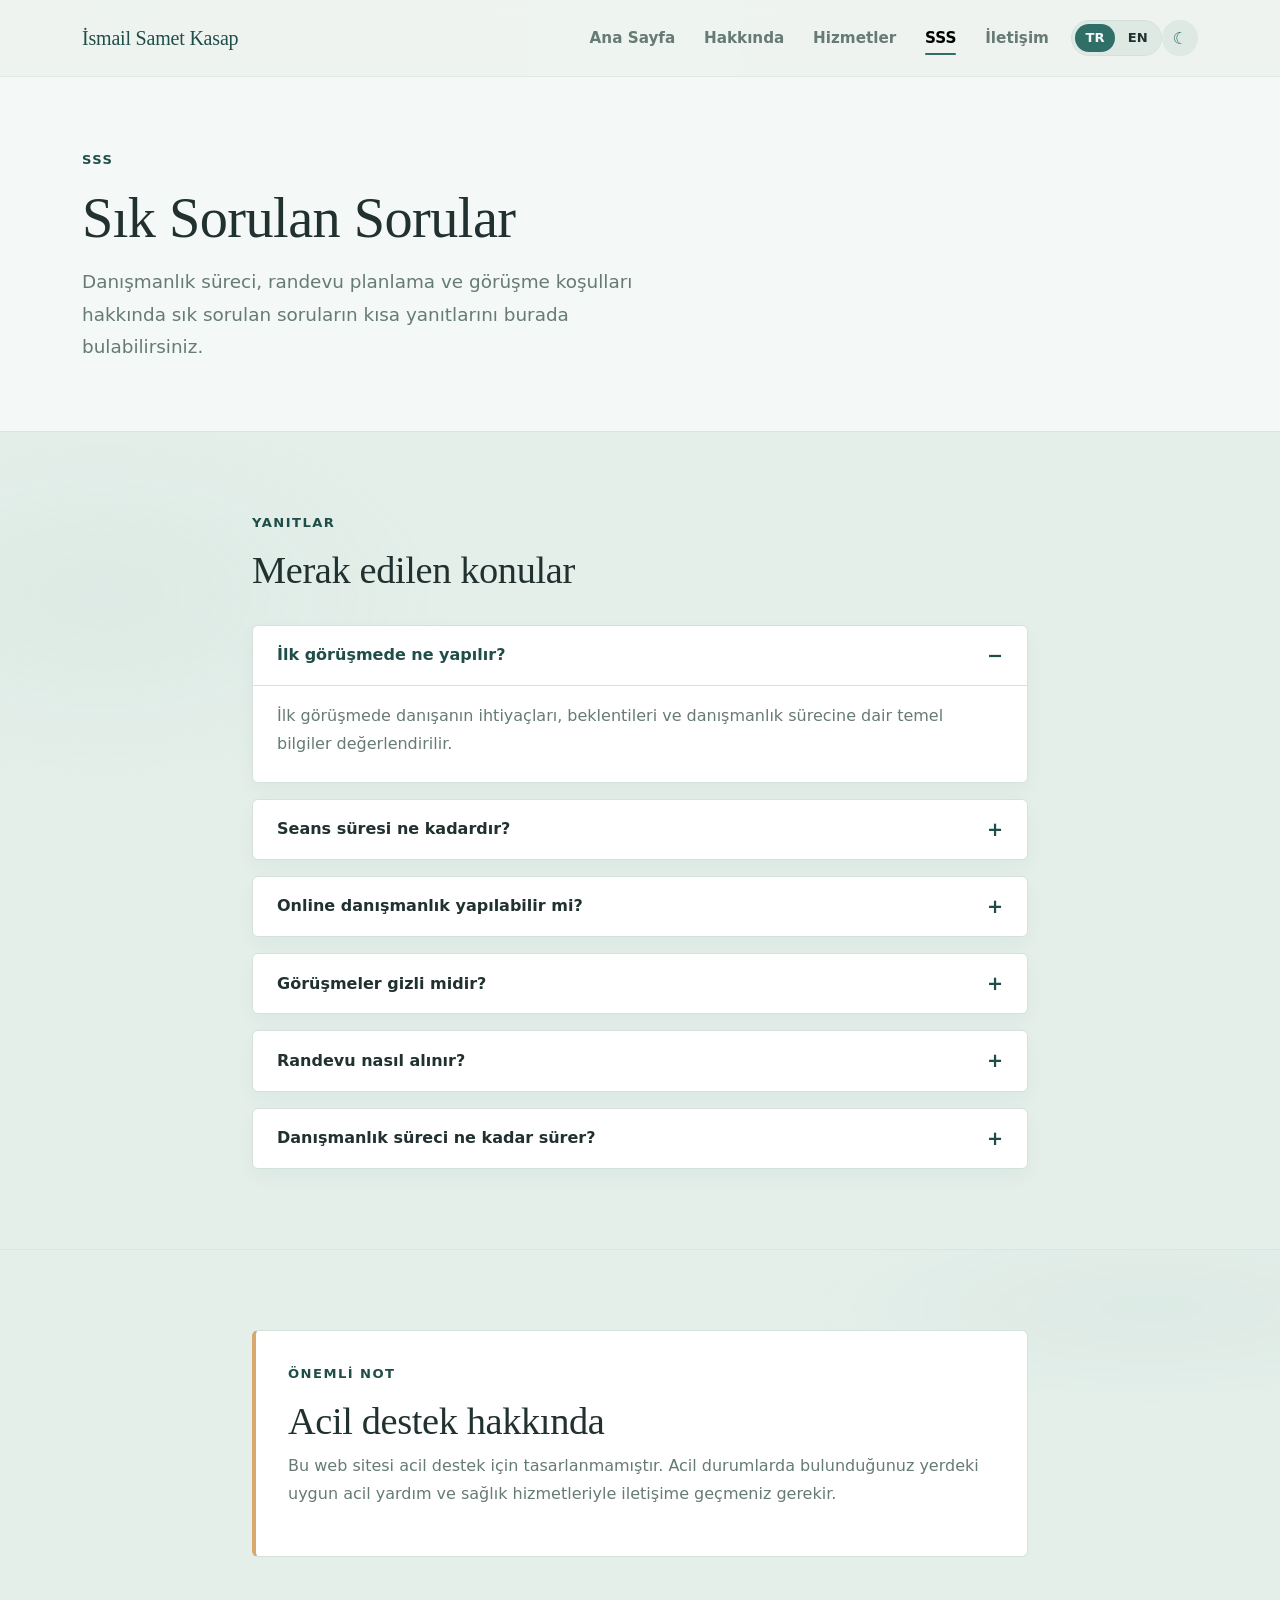
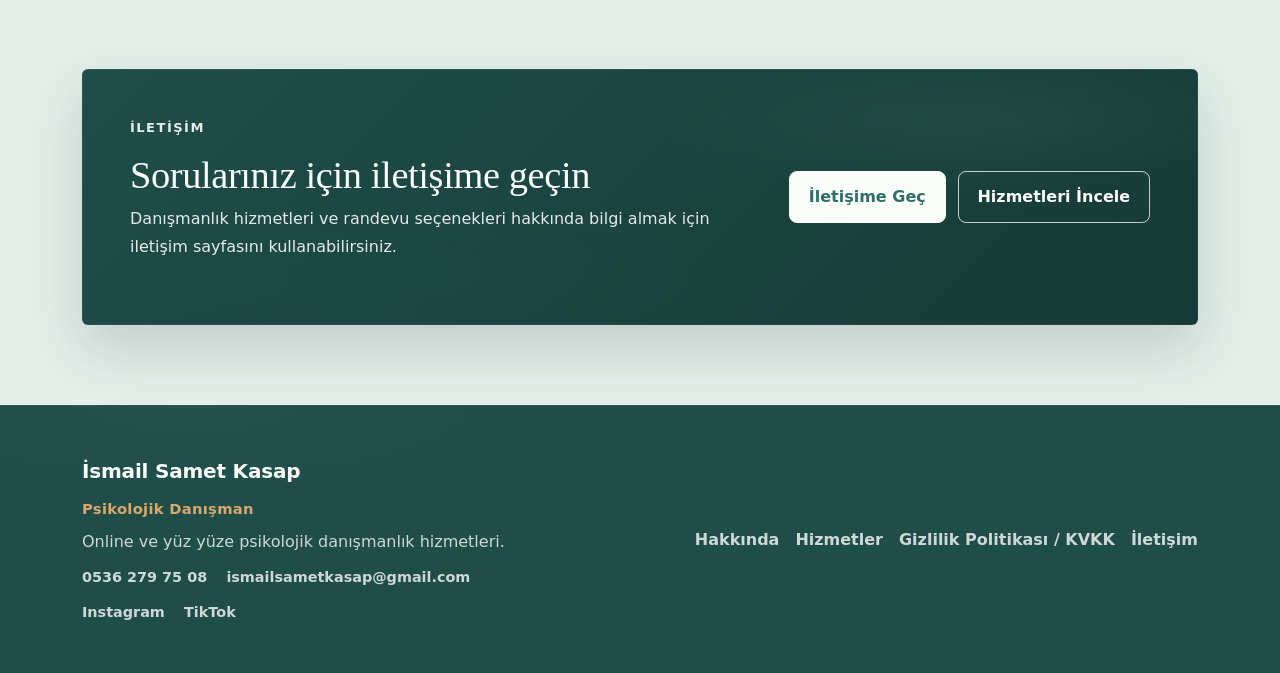
<file: faq.html>
<!doctype html>
<html lang="tr">
  <head>
    <meta charset="utf-8">
    <meta name="viewport" content="width=device-width, initial-scale=1">
    <link rel="icon" href="assets/favicon.svg" type="image/svg+xml">
    <link rel="shortcut icon" href="assets/favicon.ico">
    <meta name="description" content="Psikolojik danışmanlık süreci, randevu ve görüşme koşulları hakkında sık sorulan sorular.">
    <meta property="og:title" content="SSS | İsmail Samet Kasap">
    <meta property="og:description" content="Psikolojik danışmanlık süreci, randevu ve görüşme koşulları hakkında sık sorulan sorular.">
    <meta property="og:type" content="website">
    <meta property="og:locale" content="tr_TR">
    <meta name="twitter:card" content="summary">
    <title>SSS | İsmail Samet Kasap</title>
    <link href="https://cdn.jsdelivr.net/npm/bootstrap@5.3.3/dist/css/bootstrap.min.css" rel="stylesheet" integrity="sha384-QWTKZyjpPEjISv5WaRU9OFeRpok6YctnYmDr5pNlyT2bRjXh0JMhjY6hW+ALEwIH" crossorigin="anonymous">
    <link rel="stylesheet" href="css/style.css">
    <link rel="stylesheet" href="css/responsive.css">
  </head>
  <body>
    <header class="site-header">
      <nav class="navbar navbar-expand-lg" aria-label="Ana menü">
        <div class="container">
           <a class="navbar-brand" href="index.html">İsmail Samet Kasap</a>
          <button class="navbar-toggler site-menu-toggle" type="button" aria-controls="primaryNav" aria-expanded="false" aria-label="Menüyü aç">
            <span class="navbar-toggler-icon"></span>
          </button>
          <div class="collapse navbar-collapse" id="primaryNav">
            <ul class="navbar-nav ms-auto">
              <li class="nav-item"><a class="nav-link" href="index.html" data-i18n="nav.home">Ana Sayfa</a></li>
              <li class="nav-item"><a class="nav-link" href="about.html" data-i18n="nav.about">Hakkında</a></li>
              <li class="nav-item"><a class="nav-link" href="services.html" data-i18n="nav.services">Hizmetler</a></li>
              <li class="nav-item"><a class="nav-link" href="faq.html" data-i18n="nav.faq">SSS</a></li>
              <li class="nav-item"><a class="nav-link" href="contact.html" data-i18n="nav.contact">İletişim</a></li>
            </ul>
            <div class="language-switcher" aria-label="Dil seçimi">
              <button class="language-switcher__button is-active" type="button" data-lang-switch="tr" aria-pressed="true">TR</button>
              <button class="language-switcher__button" type="button" data-lang-switch="en" aria-pressed="false">EN</button>
            </div>
            <button class="theme-toggle" type="button" aria-label="Koyu modu aç" aria-pressed="false">
              <span class="theme-toggle__icon" aria-hidden="true">☾</span>
            </button>
          </div>
        </div>
      </nav>
    </header>

    <main>
      <section class="page-hero">
        <div class="container">
          <p class="section-kicker" data-i18n="faqHero.kicker">SSS</p>
          <h1 data-i18n="faqHero.title">Sık Sorulan Sorular</h1>
          <p class="lead-text" data-i18n="faqHero.description">Danışmanlık süreci, randevu planlama ve görüşme koşulları hakkında sık sorulan soruların kısa yanıtlarını burada bulabilirsiniz.</p>
        </div>
      </section>

      <section class="content-section faq-section" aria-labelledby="faq-title">
        <div class="container narrow-container">
          <div class="section-heading">
            <p class="section-kicker" data-i18n="faqSection.kicker">Yanıtlar</p>
            <h2 id="faq-title" data-i18n="faqSection.title">Merak edilen konular</h2>
          </div>
          <div class="faq-accordion" data-accordion>
            <article class="faq-item">
              <h3>
                <button class="faq-question" type="button" id="faq-question-1" aria-expanded="true" aria-controls="faq-panel-1" data-i18n="faqSection.q1Question">
                  İlk görüşmede ne yapılır?
                </button>
              </h3>
              <div class="faq-panel" id="faq-panel-1" role="region" aria-labelledby="faq-question-1">
                <p data-i18n="faqSection.q1Answer">İlk görüşmede danışanın ihtiyaçları, beklentileri ve danışmanlık sürecine dair temel bilgiler değerlendirilir.</p>
              </div>
            </article>
            <article class="faq-item">
              <h3>
                <button class="faq-question" type="button" id="faq-question-2" aria-expanded="false" aria-controls="faq-panel-2" data-i18n="faqSection.q2Question">
                  Seans süresi ne kadardır?
                </button>
              </h3>
              <div class="faq-panel" id="faq-panel-2" role="region" aria-labelledby="faq-question-2" hidden>
                <p data-i18n="faqSection.q2Answer">Görüşme süresi hizmet türüne ve çalışma planına göre değişebilir. Net süre bilgisi randevu öncesinde paylaşılır.</p>
              </div>
            </article>
            <article class="faq-item">
              <h3>
                <button class="faq-question" type="button" id="faq-question-3" aria-expanded="false" aria-controls="faq-panel-3" data-i18n="faqSection.q3Question">
                  Online danışmanlık yapılabilir mi?
                </button>
              </h3>
              <div class="faq-panel" id="faq-panel-3" role="region" aria-labelledby="faq-question-3" hidden>
                <p data-i18n="faqSection.q3Answer">Uygun koşullar ve mesleki sınırlar çerçevesinde online danışmanlık seçeneği değerlendirilebilir.</p>
              </div>
            </article>
            <article class="faq-item">
              <h3>
                <button class="faq-question" type="button" id="faq-question-4" aria-expanded="false" aria-controls="faq-panel-4" data-i18n="faqSection.q4Question">
                  Görüşmeler gizli midir?
                </button>
              </h3>
              <div class="faq-panel" id="faq-panel-4" role="region" aria-labelledby="faq-question-4" hidden>
                <p data-i18n="faqSection.q4Answer">Görüşmeler gizlilik ilkesiyle yürütülür. Gizlilik sınırları ve yasal çerçeve danışmanlık sürecinde açık biçimde paylaşılır.</p>
              </div>
            </article>
            <article class="faq-item">
              <h3>
                <button class="faq-question" type="button" id="faq-question-5" aria-expanded="false" aria-controls="faq-panel-5" data-i18n="faqSection.q5Question">
                  Randevu nasıl alınır?
                </button>
              </h3>
              <div class="faq-panel" id="faq-panel-5" role="region" aria-labelledby="faq-question-5" hidden>
                <p data-i18n="faqSection.q5Answer">Randevu ve ön bilgilendirme için iletişim sayfasındaki form veya belirtilen iletişim kanalları kullanılabilir.</p>
              </div>
            </article>
            <article class="faq-item">
              <h3>
                <button class="faq-question" type="button" id="faq-question-6" aria-expanded="false" aria-controls="faq-panel-6" data-i18n="faqSection.q6Question">
                  Danışmanlık süreci ne kadar sürer?
                </button>
              </h3>
              <div class="faq-panel" id="faq-panel-6" role="region" aria-labelledby="faq-question-6" hidden>
                <p data-i18n="faqSection.q6Answer">Süreç, danışanın ihtiyaçları, hedefleri ve görüşme planına göre değişir. Değerlendirme danışmanlık süreci içinde yapılır.</p>
              </div>
            </article>
          </div>
        </div>
      </section>

      <section class="content-section support-note-section" aria-labelledby="support-note-title">
        <div class="container narrow-container">
          <div class="support-note">
            <p class="section-kicker" data-i18n="faqSupport.kicker">Önemli Not</p>
            <h2 id="support-note-title" data-i18n="faqSupport.title">Acil destek hakkında</h2>
            <p data-i18n="faqSupport.description">Bu web sitesi acil destek için tasarlanmamıştır. Acil durumlarda bulunduğunuz yerdeki uygun acil yardım ve sağlık hizmetleriyle iletişime geçmeniz gerekir.</p>
          </div>
        </div>
      </section>

      <section class="final-cta" aria-labelledby="faq-cta-title">
        <div class="container">
          <div class="cta-panel">
            <div>
              <p class="section-kicker" data-i18n="faqCta.kicker">İletişim</p>
              <h2 id="faq-cta-title" data-i18n="faqCta.title">Sorularınız için iletişime geçin</h2>
              <p data-i18n="faqCta.description">Danışmanlık hizmetleri ve randevu seçenekleri hakkında bilgi almak için iletişim sayfasını kullanabilirsiniz.</p>
            </div>
            <div class="cta-actions">
              <a class="btn btn-primary" href="contact.html" data-i18n="faqCta.button1">İletişime Geç</a>
              <a class="btn btn-outline-light" href="services.html" data-i18n="faqCta.button2">Hizmetleri İncele</a>
            </div>
          </div>
        </div>
      </section>
    </main>

    <footer class="site-footer">
      <div class="container">
        <div class="footer-grid">
          <div>
            <a class="footer-brand" href="index.html">İsmail Samet Kasap</a>
            <p class="footer-title" data-i18n="footer.title">Psikolojik Danışman</p>
            <p data-i18n="footer.tagline">Online ve yüz yüze psikolojik danışmanlık hizmetleri.</p>
            <div class="footer-contact">
              <a href="tel:+905362797508">0536 279 75 08</a>
              <a href="mailto:ismailsametkasap@gmail.com">ismailsametkasap@gmail.com</a>
            </div>
            <div class="footer-social">
              <a href="https://instagram.com/pskdanismailsamet" target="_blank" rel="noopener">Instagram</a>
              <a href="https://tiktok.com/@pskdanismailsamet" target="_blank" rel="noopener">TikTok</a>
            </div>
          </div>
          <nav aria-label="Alt menü">
            <a href="about.html" data-i18n="footer.about">Hakkında</a>
            <a href="services.html" data-i18n="footer.services">Hizmetler</a>
            <a href="privacy.html" data-i18n="footer.privacy">Gizlilik Politikası / KVKK</a>
            <a href="contact.html" data-i18n="footer.contact">İletişim</a>
          </nav>
        </div>
      </div>
    </footer>

    <script src="https://cdn.jsdelivr.net/npm/bootstrap@5.3.3/dist/js/bootstrap.bundle.min.js" integrity="sha384-YvpcrYf0tY3lHB60NNkmXc5s9fDVZLESaAA55NDzOxhy9GkcIdslK1eN7N6jIeHz" crossorigin="anonymous"></script>
    <script src="js/main.js"></script>
  </body>
</html>
</file>
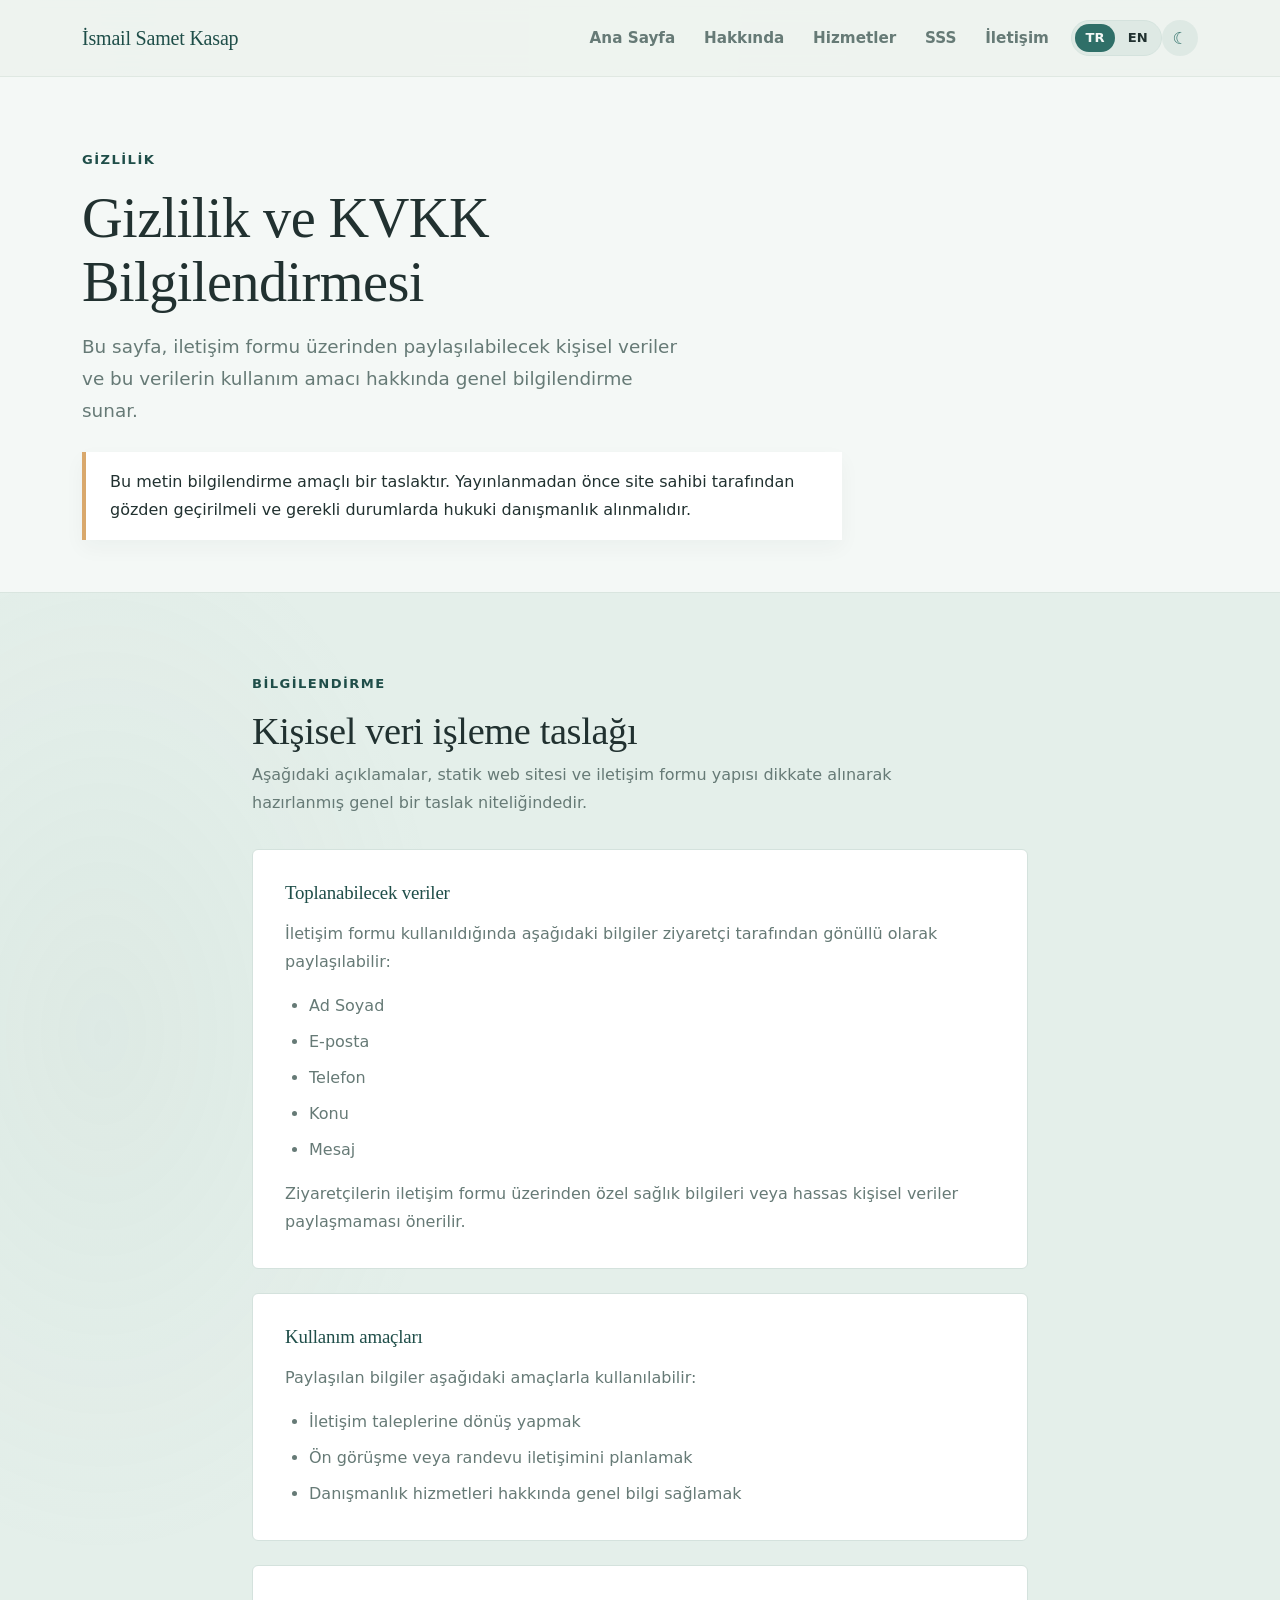
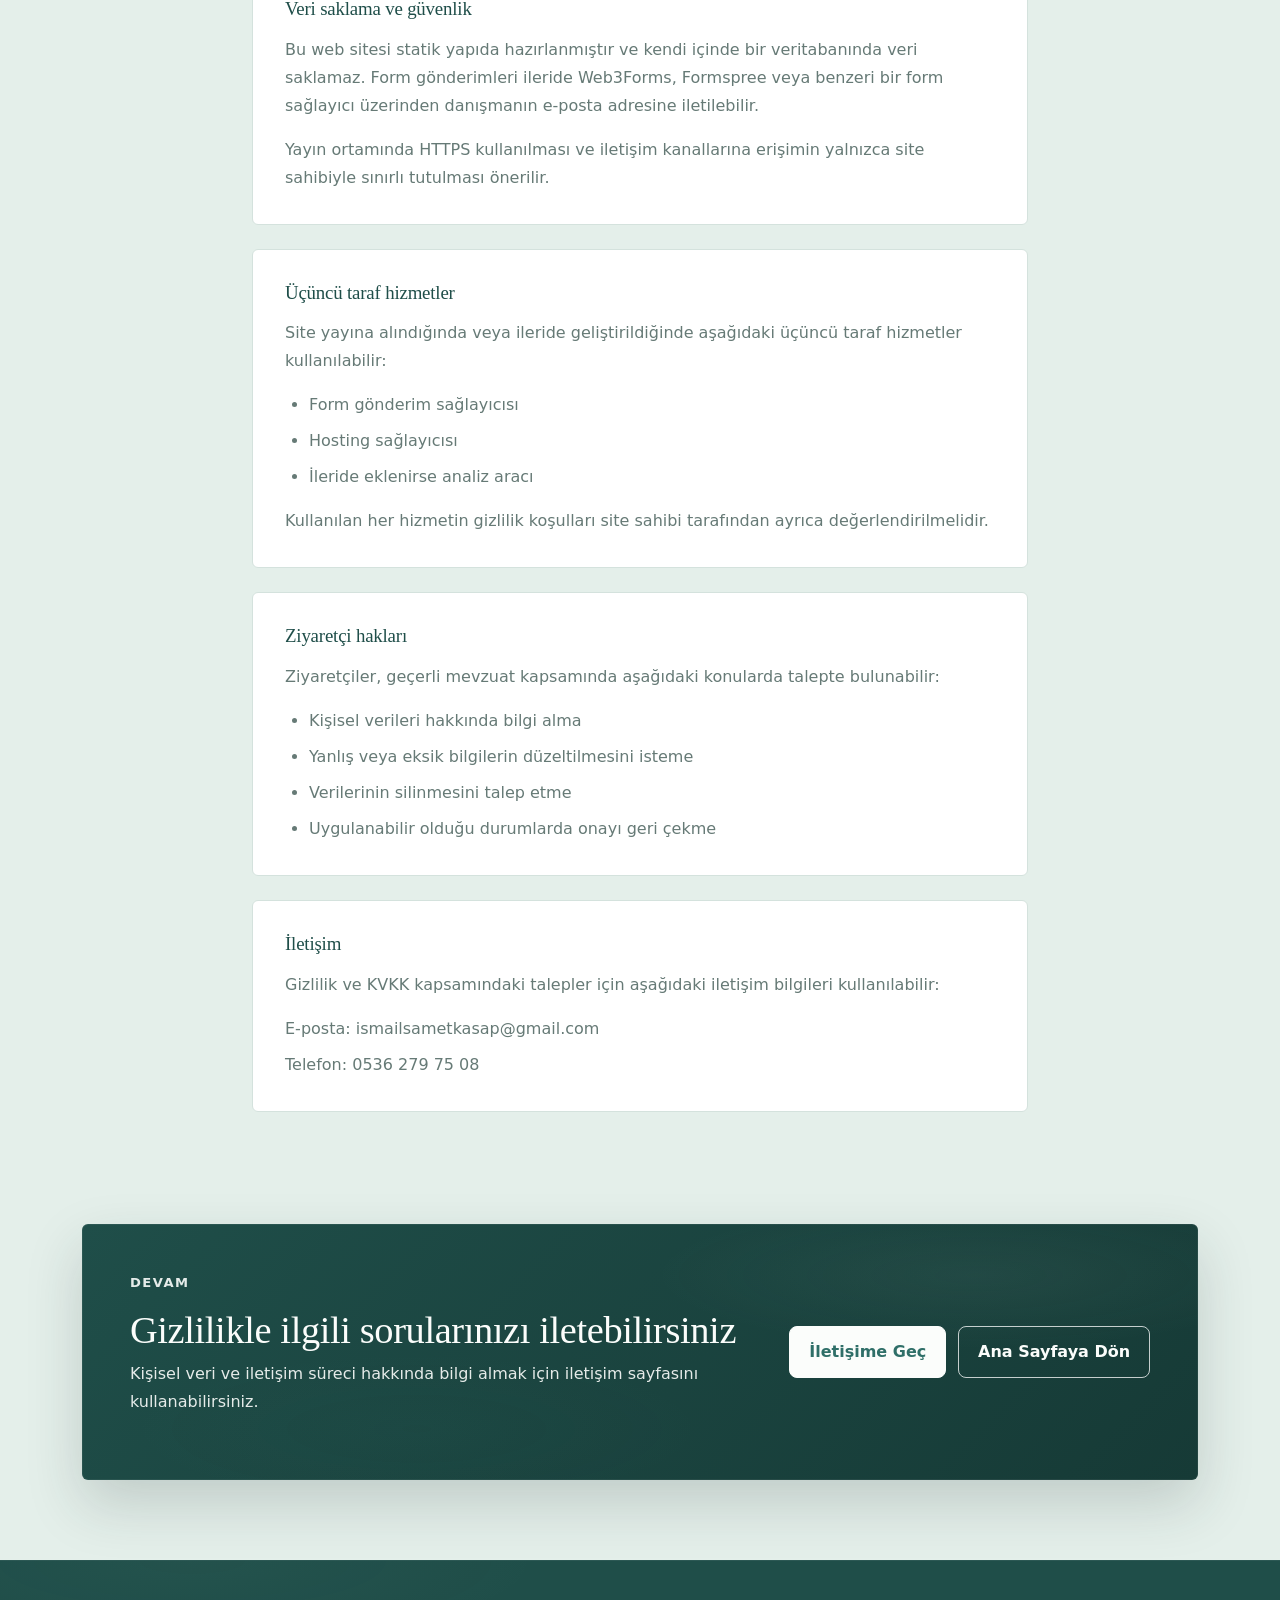
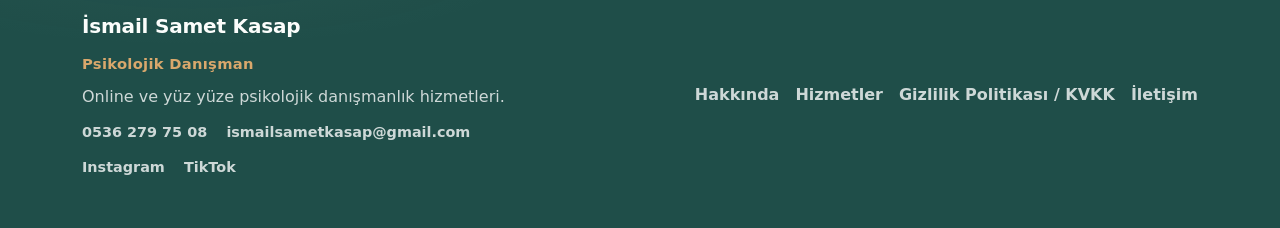
<file: privacy.html>
<!doctype html>
<html lang="tr">
  <head>
    <meta charset="utf-8">
    <meta name="viewport" content="width=device-width, initial-scale=1">
    <link rel="icon" href="assets/favicon.svg" type="image/svg+xml">
    <link rel="shortcut icon" href="assets/favicon.ico">
    <meta name="description" content="KVKK ve gizlilik politikası — psikolojik danışmanlık hizmetlerinde kişisel veri güvenliği.">
    <meta property="og:title" content="KVKK ve Gizlilik | İsmail Samet Kasap">
    <meta property="og:description" content="KVKK ve gizlilik politikası — psikolojik danışmanlık hizmetlerinde kişisel veri güvenliği.">
    <meta property="og:type" content="website">
    <meta property="og:locale" content="tr_TR">
    <meta name="twitter:card" content="summary">
    <title>KVKK ve Gizlilik | İsmail Samet Kasap</title>
    <link href="https://cdn.jsdelivr.net/npm/bootstrap@5.3.3/dist/css/bootstrap.min.css" rel="stylesheet" integrity="sha384-QWTKZyjpPEjISv5WaRU9OFeRpok6YctnYmDr5pNlyT2bRjXh0JMhjY6hW+ALEwIH" crossorigin="anonymous">
    <link rel="stylesheet" href="css/style.css">
    <link rel="stylesheet" href="css/responsive.css">
  </head>
  <body>
    <header class="site-header">
      <nav class="navbar navbar-expand-lg" aria-label="Ana menü">
        <div class="container">
           <a class="navbar-brand" href="index.html">İsmail Samet Kasap</a>
          <button class="navbar-toggler site-menu-toggle" type="button" aria-controls="primaryNav" aria-expanded="false" aria-label="Menüyü aç">
            <span class="navbar-toggler-icon"></span>
          </button>
          <div class="collapse navbar-collapse" id="primaryNav">
            <ul class="navbar-nav ms-auto">
              <li class="nav-item"><a class="nav-link" href="index.html" data-i18n="nav.home">Ana Sayfa</a></li>
              <li class="nav-item"><a class="nav-link" href="about.html" data-i18n="nav.about">Hakkında</a></li>
              <li class="nav-item"><a class="nav-link" href="services.html" data-i18n="nav.services">Hizmetler</a></li>
              <li class="nav-item"><a class="nav-link" href="faq.html" data-i18n="nav.faq">SSS</a></li>
              <li class="nav-item"><a class="nav-link" href="contact.html" data-i18n="nav.contact">İletişim</a></li>
            </ul>
            <div class="language-switcher" aria-label="Dil seçimi">
              <button class="language-switcher__button is-active" type="button" data-lang-switch="tr" aria-pressed="true">TR</button>
              <button class="language-switcher__button" type="button" data-lang-switch="en" aria-pressed="false">EN</button>
            </div>
            <button class="theme-toggle" type="button" aria-label="Koyu modu aç" aria-pressed="false">
              <span class="theme-toggle__icon" aria-hidden="true">☾</span>
            </button>
          </div>
        </div>
      </nav>
    </header>

    <main>
      <section class="page-hero">
        <div class="container">
          <p class="section-kicker" data-i18n="privHero.kicker">GİZLİLİK</p>
          <h1 data-i18n="privHero.title">Gizlilik ve KVKK Bilgilendirmesi</h1>
          <p class="lead-text" data-i18n="privHero.description">Bu sayfa, iletişim formu üzerinden paylaşılabilecek kişisel veriler ve bu verilerin kullanım amacı hakkında genel bilgilendirme sunar.</p>
          <div class="draft-note" role="note">
            <p data-i18n="privHero.draftNote">Bu metin bilgilendirme amaçlı bir taslaktır. Yayınlanmadan önce site sahibi tarafından gözden geçirilmeli ve gerekli durumlarda hukuki danışmanlık alınmalıdır.</p>
          </div>
        </div>
      </section>

      <section class="content-section privacy-content-section" aria-labelledby="privacy-content-title">
        <div class="container narrow-container">
          <div class="section-heading">
            <p class="section-kicker" data-i18n="privContent.kicker">Bilgilendirme</p>
            <h2 id="privacy-content-title" data-i18n="privContent.title">Kişisel veri işleme taslağı</h2>
            <p data-i18n="privContent.description">Aşağıdaki açıklamalar, statik web sitesi ve iletişim formu yapısı dikkate alınarak hazırlanmış genel bir taslak niteliğindedir.</p>
          </div>

          <article class="privacy-card" aria-labelledby="data-collected-title">
            <h3 id="data-collected-title" data-i18n="privContent.card1Title">Toplanabilecek veriler</h3>
            <p data-i18n="privContent.card1Desc1">İletişim formu kullanıldığında aşağıdaki bilgiler ziyaretçi tarafından gönüllü olarak paylaşılabilir:</p>
            <ul>
              <li data-i18n="privContent.card1Item1">Ad Soyad</li>
              <li data-i18n="privContent.card1Item2">E-posta</li>
              <li data-i18n="privContent.card1Item3">Telefon</li>
              <li data-i18n="privContent.card1Item4">Konu</li>
              <li data-i18n="privContent.card1Item5">Mesaj</li>
            </ul>
            <p data-i18n="privContent.card1Desc2">Ziyaretçilerin iletişim formu üzerinden özel sağlık bilgileri veya hassas kişisel veriler paylaşmaması önerilir.</p>
          </article>

          <article class="privacy-card" aria-labelledby="purpose-title">
            <h3 id="purpose-title" data-i18n="privContent.card2Title">Kullanım amaçları</h3>
            <p data-i18n="privContent.card2Desc">Paylaşılan bilgiler aşağıdaki amaçlarla kullanılabilir:</p>
            <ul>
              <li data-i18n="privContent.card2Item1">İletişim taleplerine dönüş yapmak</li>
              <li data-i18n="privContent.card2Item2">Ön görüşme veya randevu iletişimini planlamak</li>
              <li data-i18n="privContent.card2Item3">Danışmanlık hizmetleri hakkında genel bilgi sağlamak</li>
            </ul>
          </article>

          <article class="privacy-card" aria-labelledby="storage-title">
            <h3 id="storage-title" data-i18n="privContent.card3Title">Veri saklama ve güvenlik</h3>
            <p data-i18n="privContent.card3Desc1">Bu web sitesi statik yapıda hazırlanmıştır ve kendi içinde bir veritabanında veri saklamaz. Form gönderimleri ileride Web3Forms, Formspree veya benzeri bir form sağlayıcı üzerinden danışmanın e-posta adresine iletilebilir.</p>
            <p data-i18n="privContent.card3Desc2">Yayın ortamında HTTPS kullanılması ve iletişim kanallarına erişimin yalnızca site sahibiyle sınırlı tutulması önerilir.</p>
          </article>

          <article class="privacy-card" aria-labelledby="third-party-title">
            <h3 id="third-party-title" data-i18n="privContent.card4Title">Üçüncü taraf hizmetler</h3>
            <p data-i18n="privContent.card4Desc">Site yayına alındığında veya ileride geliştirildiğinde aşağıdaki üçüncü taraf hizmetler kullanılabilir:</p>
            <ul>
              <li data-i18n="privContent.card4Item1">Form gönderim sağlayıcısı</li>
              <li data-i18n="privContent.card4Item2">Hosting sağlayıcısı</li>
              <li data-i18n="privContent.card4Item3">İleride eklenirse analiz aracı</li>
            </ul>
            <p data-i18n="privContent.card4Desc2">Kullanılan her hizmetin gizlilik koşulları site sahibi tarafından ayrıca değerlendirilmelidir.</p>
          </article>

          <article class="privacy-card" aria-labelledby="rights-title">
            <h3 id="rights-title" data-i18n="privContent.card5Title">Ziyaretçi hakları</h3>
            <p data-i18n="privContent.card5Desc">Ziyaretçiler, geçerli mevzuat kapsamında aşağıdaki konularda talepte bulunabilir:</p>
            <ul>
              <li data-i18n="privContent.card5Item1">Kişisel verileri hakkında bilgi alma</li>
              <li data-i18n="privContent.card5Item2">Yanlış veya eksik bilgilerin düzeltilmesini isteme</li>
              <li data-i18n="privContent.card5Item3">Verilerinin silinmesini talep etme</li>
              <li data-i18n="privContent.card5Item4">Uygulanabilir olduğu durumlarda onayı geri çekme</li>
            </ul>
          </article>

          <article class="privacy-card" aria-labelledby="privacy-contact-title">
            <h3 id="privacy-contact-title" data-i18n="privContent.card6Title">İletişim</h3>
            <p data-i18n="privContent.card6Desc">Gizlilik ve KVKK kapsamındaki talepler için aşağıdaki iletişim bilgileri kullanılabilir:</p>
            <address class="privacy-contact">
              <span>E-posta: ismailsametkasap@gmail.com</span>
              <span>Telefon: 0536 279 75 08</span>
            </address>
          </article>
        </div>
      </section>

      <section class="final-cta" aria-labelledby="privacy-cta-title">
        <div class="container">
          <div class="cta-panel">
            <div>
              <p class="section-kicker" data-i18n="privCta.kicker">Devam</p>
              <h2 id="privacy-cta-title" data-i18n="privCta.title">Gizlilikle ilgili sorularınızı iletebilirsiniz</h2>
              <p data-i18n="privCta.description">Kişisel veri ve iletişim süreci hakkında bilgi almak için iletişim sayfasını kullanabilirsiniz.</p>
            </div>
            <div class="cta-actions">
              <a class="btn btn-primary" href="contact.html" data-i18n="privCta.button1">İletişime Geç</a>
              <a class="btn btn-outline-light" href="index.html" data-i18n="privCta.button2">Ana Sayfaya Dön</a>
            </div>
          </div>
        </div>
      </section>
    </main>

    <footer class="site-footer">
      <div class="container">
        <div class="footer-grid">
          <div>
            <a class="footer-brand" href="index.html">İsmail Samet Kasap</a>
            <p class="footer-title" data-i18n="footer.title">Psikolojik Danışman</p>
            <p data-i18n="footer.tagline">Online ve yüz yüze psikolojik danışmanlık hizmetleri.</p>
            <div class="footer-contact">
              <a href="tel:+905362797508">0536 279 75 08</a>
              <a href="mailto:ismailsametkasap@gmail.com">ismailsametkasap@gmail.com</a>
            </div>
            <div class="footer-social">
              <a href="https://instagram.com/pskdanismailsamet" target="_blank" rel="noopener">Instagram</a>
              <a href="https://tiktok.com/@pskdanismailsamet" target="_blank" rel="noopener">TikTok</a>
            </div>
          </div>
          <nav aria-label="Alt menü">
            <a href="about.html" data-i18n="footer.about">Hakkında</a>
            <a href="services.html" data-i18n="footer.services">Hizmetler</a>
            <a href="privacy.html" data-i18n="footer.privacy">Gizlilik Politikası / KVKK</a>
            <a href="contact.html" data-i18n="footer.contact">İletişim</a>
          </nav>
        </div>
      </div>
    </footer>

    <script src="https://cdn.jsdelivr.net/npm/bootstrap@5.3.3/dist/js/bootstrap.bundle.min.js" integrity="sha384-YvpcrYf0tY3lHB60NNkmXc5s9fDVZLESaAA55NDzOxhy9GkcIdslK1eN7N6jIeHz" crossorigin="anonymous"></script>
    <script src="js/main.js"></script>
  </body>
</html>
</file>
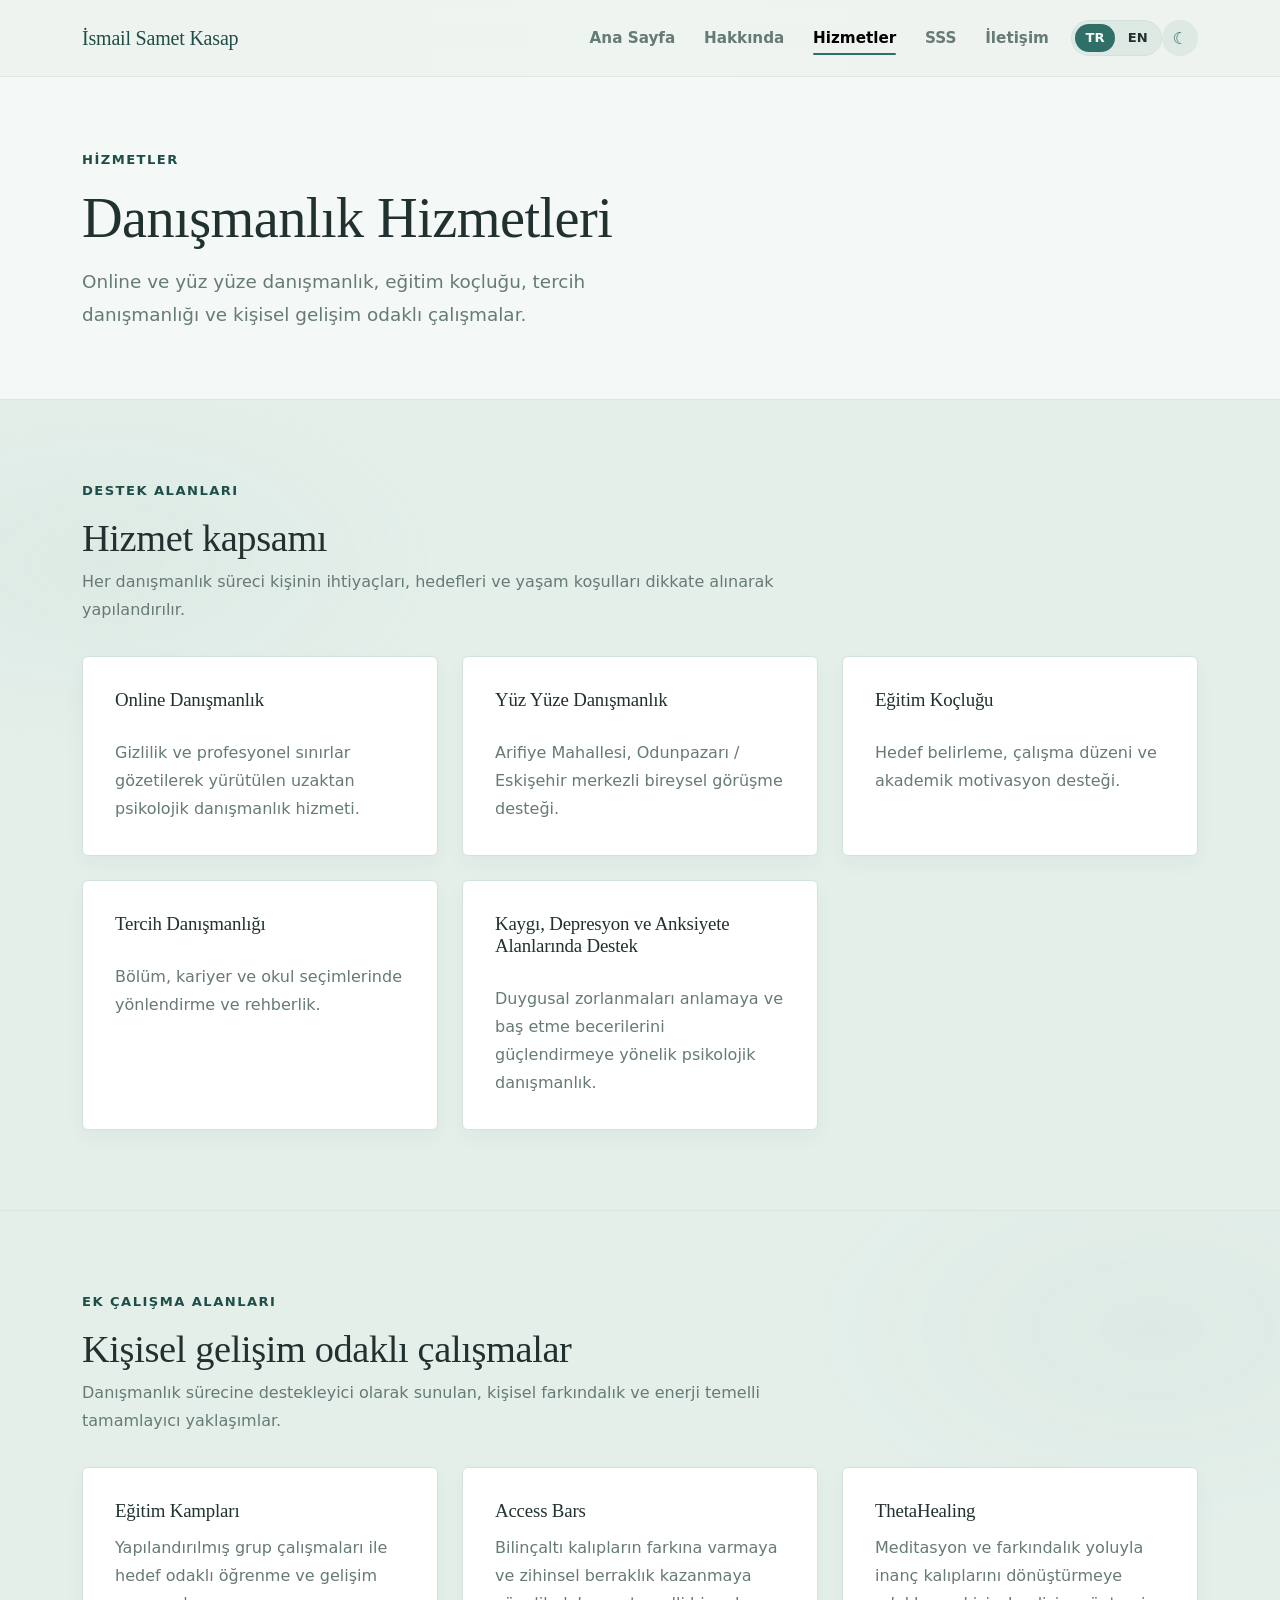
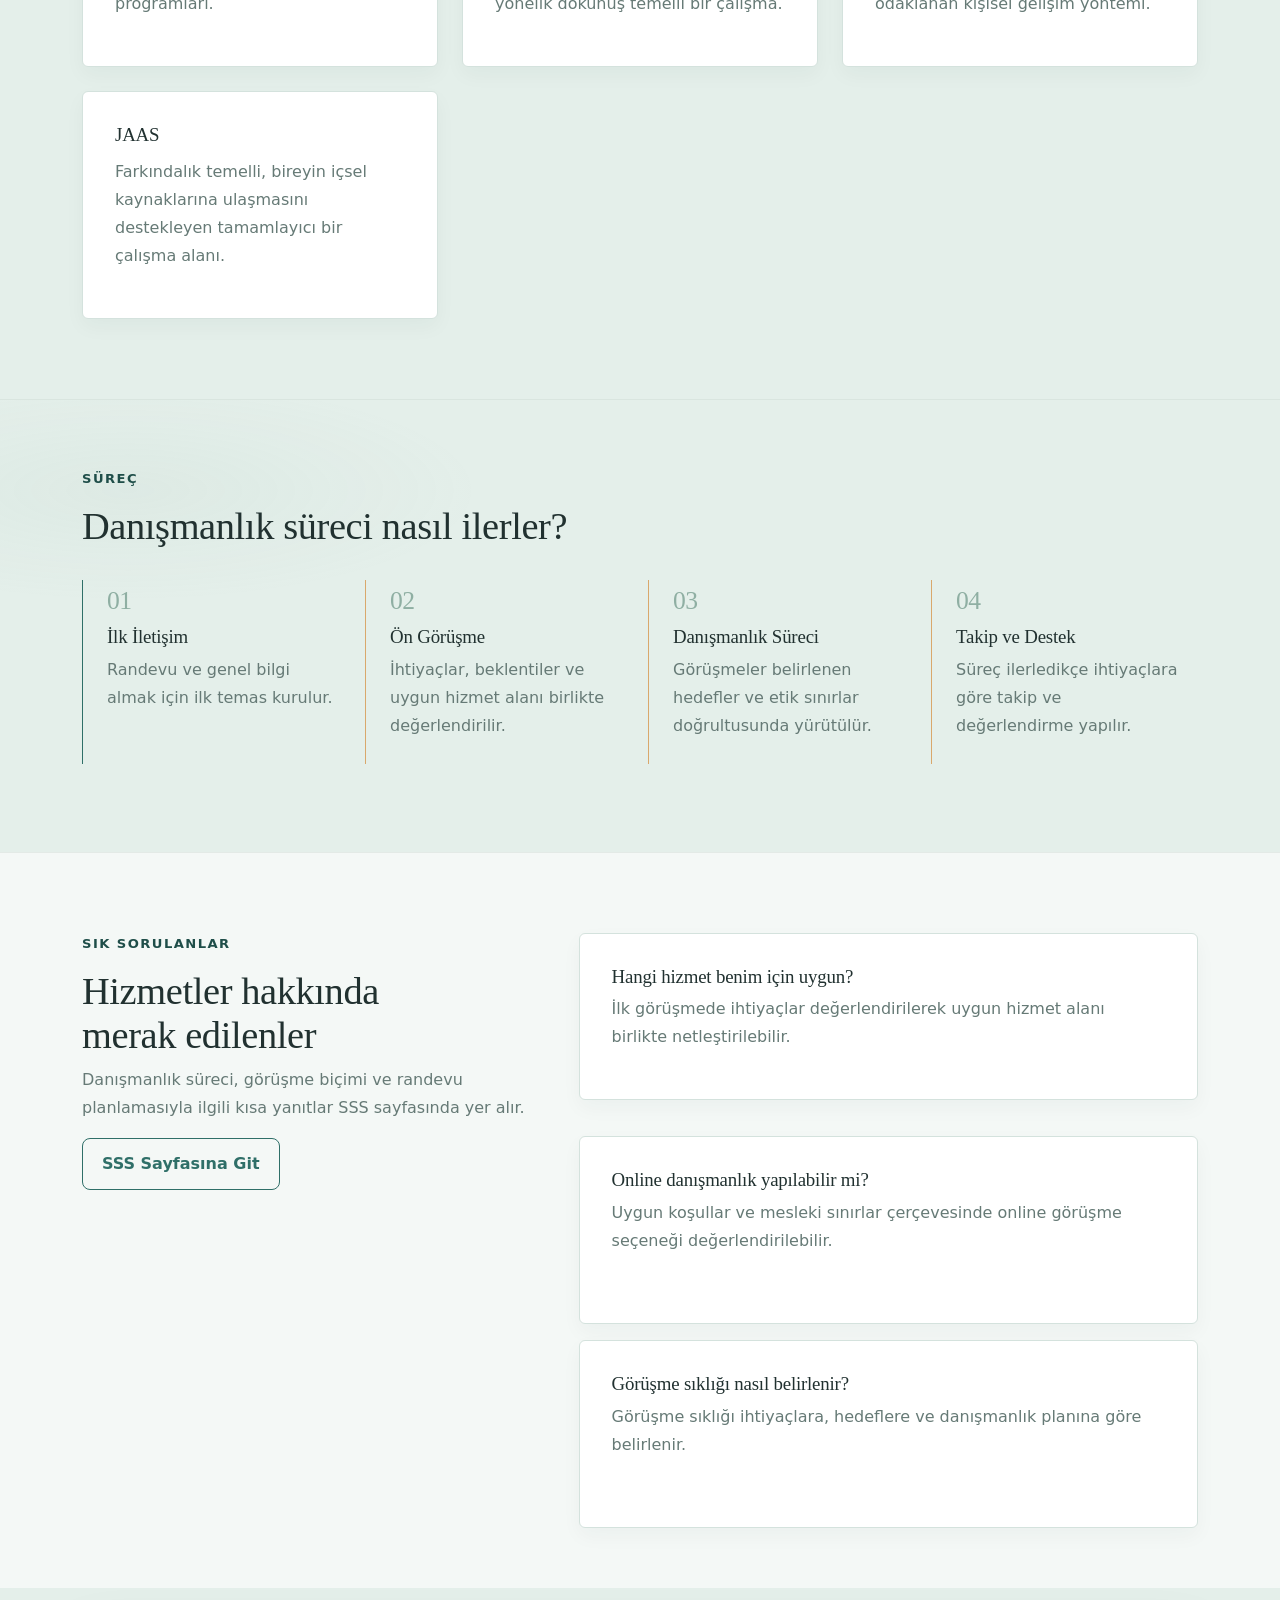
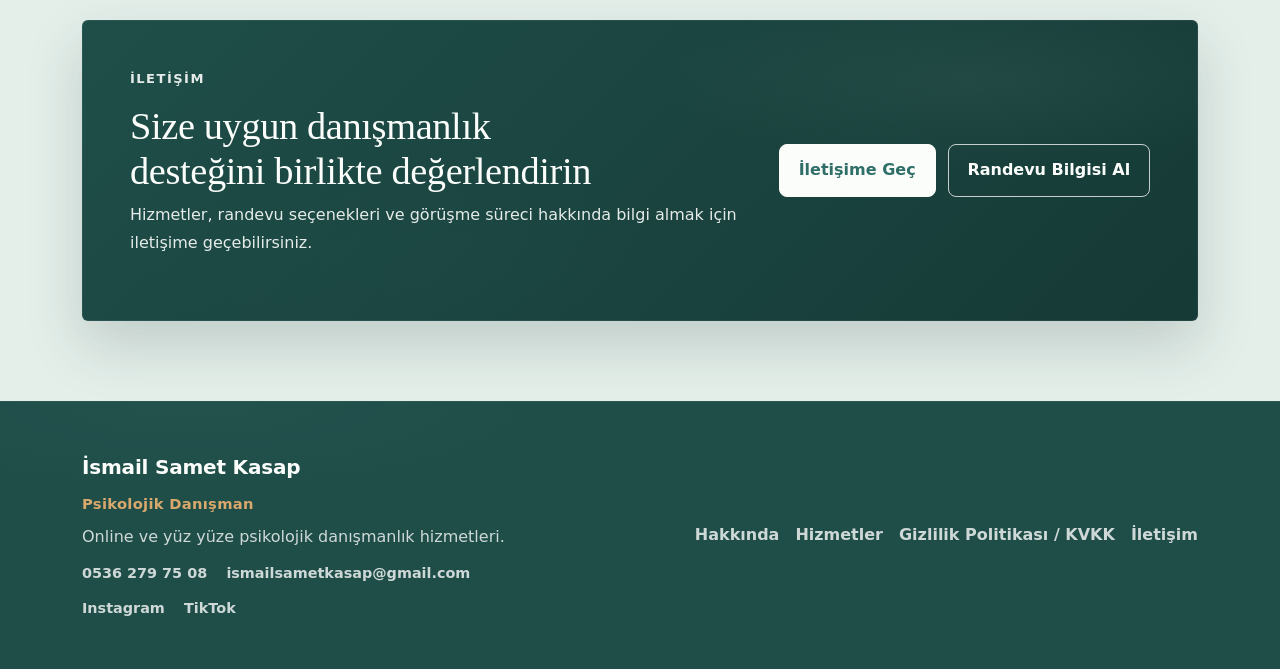
<file: services.html>
<!doctype html>
<html lang="tr">
  <head>
    <meta charset="utf-8">
    <meta name="viewport" content="width=device-width, initial-scale=1">
    <link rel="icon" href="assets/favicon.svg" type="image/svg+xml">
    <link rel="shortcut icon" href="assets/favicon.ico">
    <meta name="description" content="Online ve yüz yüze psikolojik danışmanlık, eğitim koçluğu, tercih danışmanlığı, kaygı ve depresyon desteği.">
    <meta property="og:title" content="Hizmetler | İsmail Samet Kasap Psikolojik Danışman">
    <meta property="og:description" content="Online ve yüz yüze psikolojik danışmanlık, eğitim koçluğu, tercih danışmanlığı, kaygı ve depresyon desteği.">
    <meta property="og:type" content="website">
    <meta property="og:locale" content="tr_TR">
    <meta name="twitter:card" content="summary">
    <title>Hizmetler | İsmail Samet Kasap Psikolojik Danışman</title>
    <link href="https://cdn.jsdelivr.net/npm/bootstrap@5.3.3/dist/css/bootstrap.min.css" rel="stylesheet" integrity="sha384-QWTKZyjpPEjISv5WaRU9OFeRpok6YctnYmDr5pNlyT2bRjXh0JMhjY6hW+ALEwIH" crossorigin="anonymous">
    <link rel="stylesheet" href="css/style.css">
    <link rel="stylesheet" href="css/responsive.css">
  </head>
  <body>
    <header class="site-header">
      <nav class="navbar navbar-expand-lg" aria-label="Ana menü">
        <div class="container">
           <a class="navbar-brand" href="index.html">İsmail Samet Kasap</a>
          <button class="navbar-toggler site-menu-toggle" type="button" aria-controls="primaryNav" aria-expanded="false" aria-label="Menüyü aç">
            <span class="navbar-toggler-icon"></span>
          </button>
          <div class="collapse navbar-collapse" id="primaryNav">
            <ul class="navbar-nav ms-auto">
              <li class="nav-item"><a class="nav-link" href="index.html" data-i18n="nav.home">Ana Sayfa</a></li>
              <li class="nav-item"><a class="nav-link" href="about.html" data-i18n="nav.about">Hakkında</a></li>
              <li class="nav-item"><a class="nav-link" href="services.html" data-i18n="nav.services">Hizmetler</a></li>
              <li class="nav-item"><a class="nav-link" href="faq.html" data-i18n="nav.faq">SSS</a></li>
              <li class="nav-item"><a class="nav-link" href="contact.html" data-i18n="nav.contact">İletişim</a></li>
            </ul>
            <div class="language-switcher" aria-label="Dil seçimi">
              <button class="language-switcher__button is-active" type="button" data-lang-switch="tr" aria-pressed="true">TR</button>
              <button class="language-switcher__button" type="button" data-lang-switch="en" aria-pressed="false">EN</button>
            </div>
            <button class="theme-toggle" type="button" aria-label="Koyu modu aç" aria-pressed="false">
              <span class="theme-toggle__icon" aria-hidden="true">☾</span>
            </button>
          </div>
        </div>
      </nav>
    </header>

    <main>
      <section class="page-hero">
        <div class="container">
          <p class="section-kicker" data-i18n="servHero.kicker">HİZMETLER</p>
          <h1 data-i18n="servHero.title">Danışmanlık Hizmetleri</h1>
          <p class="lead-text" data-i18n="servHero.description">Online ve yüz yüze danışmanlık, eğitim koçluğu, tercih danışmanlığı ve kişisel gelişim odaklı çalışmalar.</p>
        </div>
      </section>

      <section class="content-section services-section" aria-labelledby="services-grid-title">
        <div class="container">
          <div class="section-heading" data-reveal>
            <p class="section-kicker" data-i18n="servMain.kicker">Destek Alanları</p>
            <h2 id="services-grid-title" data-i18n="servMain.title">Hizmet kapsamı</h2>
            <p data-i18n="servMain.description">Her danışmanlık süreci kişinin ihtiyaçları, hedefleri ve yaşam koşulları dikkate alınarak yapılandırılır.</p>
          </div>
          <div class="card-grid services-page-grid">
            <article class="service-card service-detail-card" data-reveal data-reveal-delay="100">
              <h3 data-i18n="servMain.card1Title">Online Danışmanlık</h3>
              <p data-i18n="servMain.card1Desc">Gizlilik ve profesyonel sınırlar gözetilerek yürütülen uzaktan psikolojik danışmanlık hizmeti.</p>
            </article>
            <article class="service-card service-detail-card" data-reveal data-reveal-delay="200">
              <h3 data-i18n="servMain.card2Title">Yüz Yüze Danışmanlık</h3>
              <p data-i18n="servMain.card2Desc">Arifiye Mahallesi, Odunpazarı / Eskişehir merkezli bireysel görüşme desteği.</p>
            </article>
            <article class="service-card service-detail-card" data-reveal data-reveal-delay="300">
              <h3 data-i18n="servMain.card3Title">Eğitim Koçluğu</h3>
              <p data-i18n="servMain.card3Desc">Hedef belirleme, çalışma düzeni ve akademik motivasyon desteği.</p>
            </article>
            <article class="service-card service-detail-card" data-reveal data-reveal-delay="400">
              <h3 data-i18n="servMain.card4Title">Tercih Danışmanlığı</h3>
              <p data-i18n="servMain.card4Desc">Bölüm, kariyer ve okul seçimlerinde yönlendirme ve rehberlik.</p>
            </article>
            <article class="service-card service-detail-card" data-reveal data-reveal-delay="500">
              <h3 data-i18n="servMain.card5Title">Kaygı, Depresyon ve Anksiyete Alanlarında Destek</h3>
              <p data-i18n="servMain.card5Desc">Duygusal zorlanmaları anlamaya ve baş etme becerilerini güçlendirmeye yönelik psikolojik danışmanlık.</p>
            </article>
          </div>
        </div>
      </section>

      <section class="content-section" aria-labelledby="extra-work-title">
        <div class="container">
          <div class="section-heading" data-reveal>
            <p class="section-kicker" data-i18n="servExtra.kicker">Ek Çalışma Alanları</p>
            <h2 id="extra-work-title" data-i18n="servExtra.title">Kişisel gelişim odaklı çalışmalar</h2>
            <p data-i18n="servExtra.description">Danışmanlık sürecine destekleyici olarak sunulan, kişisel farkındalık ve enerji temelli tamamlayıcı yaklaşımlar.</p>
          </div>
          <div class="card-grid services-page-grid">
            <article class="service-card detail-card" data-reveal>
              <h3 data-i18n="servExtra.card1Title">Eğitim Kampları</h3>
              <p data-i18n="servExtra.card1Desc">Yapılandırılmış grup çalışmaları ile hedef odaklı öğrenme ve gelişim programları.</p>
            </article>
            <article class="service-card detail-card" data-reveal data-reveal-delay="100">
              <h3 data-i18n="servExtra.card2Title">Access Bars</h3>
              <p data-i18n="servExtra.card2Desc">Bilinçaltı kalıpların farkına varmaya ve zihinsel berraklık kazanmaya yönelik dokunuş temelli bir çalışma.</p>
            </article>
            <article class="service-card detail-card" data-reveal data-reveal-delay="200">
              <h3 data-i18n="servExtra.card3Title">ThetaHealing</h3>
              <p data-i18n="servExtra.card3Desc">Meditasyon ve farkındalık yoluyla inanç kalıplarını dönüştürmeye odaklanan kişisel gelişim yöntemi.</p>
            </article>
            <article class="service-card detail-card" data-reveal data-reveal-delay="300">
              <h3 data-i18n="servExtra.card4Title">JAAS</h3>
              <p data-i18n="servExtra.card4Desc">Farkındalık temelli, bireyin içsel kaynaklarına ulaşmasını destekleyen tamamlayıcı bir çalışma alanı.</p>
            </article>
          </div>
        </div>
      </section>

      <section class="content-section process-section" aria-labelledby="services-process-title">
        <div class="container">
          <div class="section-heading" data-reveal>
            <p class="section-kicker" data-i18n="servProcess.kicker">Süreç</p>
            <h2 id="services-process-title" data-i18n="servProcess.title">Danışmanlık süreci nasıl ilerler?</h2>
          </div>
          <ol class="process-list">
            <li data-reveal data-reveal-delay="100">
              <span class="step-number" aria-hidden="true">01</span>
              <h3 data-i18n="servProcess.step1Title">İlk İletişim</h3>
              <p data-i18n="servProcess.step1Desc">Randevu ve genel bilgi almak için ilk temas kurulur.</p>
            </li>
            <li data-reveal data-reveal-delay="200">
              <span class="step-number" aria-hidden="true">02</span>
              <h3 data-i18n="servProcess.step2Title">Ön Görüşme</h3>
              <p data-i18n="servProcess.step2Desc">İhtiyaçlar, beklentiler ve uygun hizmet alanı birlikte değerlendirilir.</p>
            </li>
            <li data-reveal data-reveal-delay="300">
              <span class="step-number" aria-hidden="true">03</span>
              <h3 data-i18n="servProcess.step3Title">Danışmanlık Süreci</h3>
              <p data-i18n="servProcess.step3Desc">Görüşmeler belirlenen hedefler ve etik sınırlar doğrultusunda yürütülür.</p>
            </li>
            <li data-reveal data-reveal-delay="400">
              <span class="step-number" aria-hidden="true">04</span>
              <h3 data-i18n="servProcess.step4Title">Takip ve Destek</h3>
              <p data-i18n="servProcess.step4Desc">Süreç ilerledikçe ihtiyaçlara göre takip ve değerlendirme yapılır.</p>
            </li>
          </ol>
        </div>
      </section>

      <section class="content-section faq-preview-section" aria-labelledby="services-faq-title">
        <div class="container">
          <div class="faq-preview-layout">
            <div class="section-copy" data-reveal>
              <p class="section-kicker" data-i18n="servFaq.kicker">Sık Sorulanlar</p>
              <h2 id="services-faq-title" data-i18n="servFaq.title">Hizmetler hakkında merak edilenler</h2>
              <p data-i18n="servFaq.description">Danışmanlık süreci, görüşme biçimi ve randevu planlamasıyla ilgili kısa yanıtlar SSS sayfasında yer alır.</p>
              <a class="btn btn-outline-primary" href="faq.html" data-i18n="servFaq.button">SSS Sayfasına Git</a>
            </div>
            <div class="faq-preview-list" aria-label="Örnek sık sorulan sorular">
              <article class="content-block" data-reveal data-reveal-delay="100">
                <h3 data-i18n="servFaq.q1Title">Hangi hizmet benim için uygun?</h3>
                <p data-i18n="servFaq.q1Desc">İlk görüşmede ihtiyaçlar değerlendirilerek uygun hizmet alanı birlikte netleştirilebilir.</p>
              </article>
              <article class="content-block" data-reveal data-reveal-delay="200">
                <h3 data-i18n="servFaq.q2Title">Online danışmanlık yapılabilir mi?</h3>
                <p data-i18n="servFaq.q2Desc">Uygun koşullar ve mesleki sınırlar çerçevesinde online görüşme seçeneği değerlendirilebilir.</p>
              </article>
              <article class="content-block" data-reveal data-reveal-delay="300">
                <h3 data-i18n="servFaq.q3Title">Görüşme sıklığı nasıl belirlenir?</h3>
                <p data-i18n="servFaq.q3Desc">Görüşme sıklığı ihtiyaçlara, hedeflere ve danışmanlık planına göre belirlenir.</p>
              </article>
            </div>
          </div>
        </div>
      </section>

      <section class="final-cta" aria-labelledby="services-cta-title">
        <div class="container">
          <div class="cta-panel">
            <div data-reveal>
              <p class="section-kicker" data-i18n="servCta.kicker">İletişim</p>
              <h2 id="services-cta-title" data-i18n="servCta.title">Size uygun danışmanlık desteğini birlikte değerlendirin</h2>
              <p data-i18n="servCta.description">Hizmetler, randevu seçenekleri ve görüşme süreci hakkında bilgi almak için iletişime geçebilirsiniz.</p>
            </div>
            <div class="cta-actions" data-reveal data-reveal-delay="100">
              <a class="btn btn-primary" href="contact.html" data-i18n="servCta.button1">İletişime Geç</a>
              <a class="btn btn-outline-light" href="contact.html" data-i18n="servCta.button2">Randevu Bilgisi Al</a>
            </div>
          </div>
        </div>
      </section>
    </main>

    <footer class="site-footer">
      <div class="container">
        <div class="footer-grid">
          <div>
            <a class="footer-brand" href="index.html">İsmail Samet Kasap</a>
            <p class="footer-title" data-i18n="footer.title">Psikolojik Danışman</p>
            <p data-i18n="footer.tagline">Online ve yüz yüze psikolojik danışmanlık hizmetleri.</p>
            <div class="footer-contact">
              <a href="tel:+905362797508">0536 279 75 08</a>
              <a href="mailto:ismailsametkasap@gmail.com">ismailsametkasap@gmail.com</a>
            </div>
            <div class="footer-social">
              <a href="https://instagram.com/pskdanismailsamet" target="_blank" rel="noopener">Instagram</a>
              <a href="https://tiktok.com/@pskdanismailsamet" target="_blank" rel="noopener">TikTok</a>
            </div>
          </div>
          <nav aria-label="Alt menü">
            <a href="about.html" data-i18n="footer.about">Hakkında</a>
            <a href="services.html" data-i18n="footer.services">Hizmetler</a>
            <a href="privacy.html" data-i18n="footer.privacy">Gizlilik Politikası / KVKK</a>
            <a href="contact.html" data-i18n="footer.contact">İletişim</a>
          </nav>
        </div>
      </div>
    </footer>

    <script src="https://cdn.jsdelivr.net/npm/bootstrap@5.3.3/dist/js/bootstrap.bundle.min.js" integrity="sha384-YvpcrYf0tY3lHB60NNkmXc5s9fDVZLESaAA55NDzOxhy9GkcIdslK1eN7N6jIeHz" crossorigin="anonymous"></script>
    <script src="js/main.js"></script>
  </body>
</html>
</file>
<file: css/style.css>
:root {
  --color-primary: #2F6F68;
  --color-primary-dark: #1F4E49;
  --color-secondary: #8FAFA3;
  --color-accent: #D9A86C;
  --color-ivory: #F4F8F6;
  --color-sand: #D4E2DD;
  --color-taupe: #8FAFA3;
  --color-background: #F4F8F6;
  --color-surface-soft: #E4EFEA;
  --color-surface-warm: #F4F8F6;
  --color-surface-cream: #FBFDFB;
  --color-card: #FFFFFF;
  --color-sage-soft: #E4EFEA;
  --color-clay-soft: #EAF1EC;
  --color-accent-dark: #1F4E49;
  --color-text: #213130;
  --color-muted: #667A76;
  --color-white: #FBFDFB;
  --color-border: #D4E2DD;
  --font-body: system-ui, -apple-system, BlinkMacSystemFont, "Segoe UI", sans-serif;
  --font-heading: Georgia, "Times New Roman", serif;
  --font-ui: system-ui, -apple-system, BlinkMacSystemFont, "Segoe UI", sans-serif;
  --container-narrow: 800px;
  --space-1: 0.25rem;
  --space-2: 0.5rem;
  --space-3: 0.75rem;
  --space-4: 1rem;
  --space-5: 1.5rem;
  --space-6: 2rem;
  --space-7: 3rem;
  --space-8: 4rem;
  --space-9: 5rem;
  --space-section: 5rem;
  --radius-card: 6px;
  --shadow-soft: 0 8px 20px rgba(33, 49, 48, 0.04);
  --shadow-hover: 0 14px 32px rgba(33, 49, 48, 0.07);
}

:root[data-theme="dark"] {
  --color-background: #0F1F1D;
  --color-surface: #142826;
  --color-surface-soft: #1B3430;
  --color-surface-warm: #102421;

  --color-card: #EAF2EE;
  --color-card-soft: #DDEBE5;

  --color-primary: #9ED8CF;
  --color-primary-dark: #D7F2EC;
  --color-secondary: #8FB7AE;
  --color-accent: #E2C078;

  --color-text: #F2FAF7;
  --color-text-muted: #BFD1CC;
  --color-text-on-card: #17312E;

  --color-border: rgba(226, 240, 235, 0.2);
  --color-white: #EAF2EE;
}

* {
  box-sizing: border-box;
}

html {
  scroll-behavior: smooth;
}

body {
  margin: 0;
  min-height: 100vh;
  background:
    radial-gradient(ellipse at 10% 0%, rgba(143, 175, 163, 0.08), transparent 34rem),
    radial-gradient(ellipse at 90% 5%, rgba(47, 111, 104, 0.04), transparent 36rem),
    var(--color-background);
  color: var(--color-text);
  font-family: var(--font-body);
  font-size: 1rem;
  line-height: 1.75;
  text-rendering: optimizeLegibility;
  -webkit-font-smoothing: antialiased;
  -moz-osx-font-smoothing: grayscale;
}

a {
  color: var(--color-primary);
  text-decoration: none;
}

a:hover {
  color: var(--color-primary-dark);
}

a:focus-visible,
button:focus-visible,
.btn:focus-visible {
  outline: 3px solid rgba(47, 111, 104, 0.30);
  outline-offset: 3px;
}

img {
  display: block;
  max-width: 100%;
}

main {
  min-height: 70vh;
}

h1,
h2,
h3,
h4 {
  color: var(--color-text);
  font-family: var(--font-heading);
  font-weight: 500;
  line-height: 1.15;
  letter-spacing: -0.01em;
}

h1,
h2 {
  text-wrap: balance;
}

h1 {
  max-width: 620px;
  font-size: clamp(2.15rem, 4.4vw, 4.4rem);
}

h2 {
  font-size: clamp(1.85rem, 3vw, 2.55rem);
}

h3 {
  font-size: 1.18rem;
}

p {
  color: var(--color-muted);
}

p,
li {
  max-width: 70ch;
}

.lead-text {
  max-width: 600px;
  margin-top: var(--space-4);
  color: var(--color-muted);
  font-size: clamp(1rem, 1.6vw, 1.15rem);
  line-height: 1.75;
}

.site-header {
  position: sticky;
  top: 0;
  z-index: 1000;
  border-bottom: 1px solid rgba(201, 212, 206, 0.4);
  background: rgba(238, 243, 239, 0.9);
  backdrop-filter: blur(16px);
}

.navbar {
  min-height: 76px;
}

.navbar-brand,
.footer-brand {
  color: var(--color-primary-dark);
  font-family: var(--font-heading);
  font-weight: 500;
  font-size: 1.25rem;
  letter-spacing: -0.01em;
}

.navbar-brand:hover,
.footer-brand:hover {
  color: var(--color-primary);
}

.navbar-toggler {
  border-color: rgba(47, 111, 104, 0.28);
}

.navbar-toggler:focus {
  box-shadow: 0 0 0 0.2rem rgba(47, 111, 104, 0.18);
}

.nav-link {
  color: var(--color-muted);
  font-family: var(--font-ui);
  font-size: 0.95rem;
  font-weight: 650;
  padding-inline: 0.9rem !important;
}

.nav-link:hover,
.nav-link.active {
  color: var(--color-primary);
}

.nav-link.active {
  position: relative;
}

.nav-link.active::after {
  position: absolute;
  right: 0.9rem;
  bottom: 0.3rem;
  left: 0.9rem;
  height: 1.5px;
  border-radius: 999px;
  background: var(--color-primary);
  content: "";
}

.hero-section,
.page-hero {
  position: relative;
  isolation: isolate;
  overflow: hidden;
  background: var(--color-ivory);
}

.page-hero {
  padding-block: 4.5rem 3.25rem;
}

.hero-section {
  padding: 5.5rem 0 4rem;
}

.section-kicker {
  margin-bottom: 0.85rem;
  color: var(--color-primary-dark);
  font-family: var(--font-ui);
  font-size: 0.82rem;
  font-weight: 750;
  letter-spacing: 0.11em;
  text-transform: uppercase;
}

.section-placeholder {
  max-width: 620px;
  margin-top: var(--space-5);
  font-size: 1.08rem;
}

.hero-actions {
  display: flex;
  flex-wrap: wrap;
  gap: var(--space-3);
  margin-top: var(--space-4);
}

.btn {
  border-radius: 8px;
  font-family: var(--font-ui);
  font-weight: 700;
  padding: 0.84rem 1.18rem;
  transition: background-color 200ms ease, border-color 200ms ease, color 200ms ease, box-shadow 350ms ease, transform 200ms ease;
}

.btn-primary {
  border-color: var(--color-primary-dark);
  background: var(--color-primary-dark);
}

.btn-primary:hover,
.btn-primary:focus {
  border-color: var(--color-primary);
  background: var(--color-primary);
  box-shadow: 0 10px 24px rgba(47, 111, 104, 0.18);
  transform: translateY(-2px);
}

.btn-outline-primary {
  border-color: var(--color-primary);
  color: var(--color-primary);
}

.btn-outline-primary:hover,
.btn-outline-primary:focus {
  border-color: var(--color-primary-dark);
  background: var(--color-primary-dark);
  color: var(--color-white);
  transform: translateY(-2px);
}

.btn:focus-visible {
  outline: 3px solid rgba(47, 111, 104, 0.35);
  outline-offset: 3px;
}

.content-section {
  position: relative;
  border-top: 1px solid rgba(201, 212, 206, 0.40);
  padding: var(--space-section) 0;
}

.content-section:nth-of-type(odd) {
  background: var(--color-surface-warm);
}

.content-section:nth-of-type(even) {
  background:
    radial-gradient(ellipse at 8% 20%, rgba(143, 175, 163, 0.08), transparent 22rem),
    var(--color-surface-soft);
}

.content-section:nth-of-type(3n) {
  background:
    radial-gradient(ellipse at 90% 15%, rgba(47, 111, 104, 0.04), transparent 22rem),
    var(--color-sage-soft);
}

.content-section:nth-of-type(4n) {
  background:
    radial-gradient(ellipse at 15% 15%, rgba(143, 175, 163, 0.08), transparent 20rem),
    var(--color-clay-soft);
}

.content-section.approach-section {
  background:
    radial-gradient(ellipse at 85% 20%, rgba(47, 111, 104, 0.06), transparent 24rem),
    var(--color-sage-soft);
}

.content-section.process-section {
  background:
    radial-gradient(ellipse at 10% 20%, rgba(143, 175, 163, 0.08), transparent 22rem),
    var(--color-surface-soft);
}

.section-quote {
  position: relative;
  isolation: isolate;
  overflow: hidden;
  padding: 4rem 0;
  background: #1F4E49;
}

.section-quote blockquote {
  margin: 0;
  text-align: center;
}

.section-quote blockquote p {
  max-width: 600px;
  margin-inline: auto;
  color: rgba(251, 253, 251, 0.9);
  font-family: var(--font-heading);
  font-size: clamp(1.4rem, 2.5vw, 1.85rem);
  font-weight: 400;
  font-style: italic;
  line-height: 1.6;
  letter-spacing: -0.01em;
}

.section-quote blockquote p::before {
  display: block;
  margin-bottom: 0.75rem;
  color: rgba(143, 175, 163, 0.5);
  content: "\201C";
  font-family: var(--font-heading);
  font-size: 3.5rem;
  line-height: 1;
}

.section-quote::after {
  position: absolute;
  bottom: 0;
  left: 50%;
  width: 2rem;
  height: 2px;
  background: rgba(251, 253, 251, 0.2);
  content: "";
  transform: translateX(-50%);
}

.section-heading {
  max-width: 720px;
  margin-bottom: var(--space-6);
}

.section-heading-wide {
  max-width: 860px;
}

.narrow-container {
  max-width: var(--container-narrow);
}

.editorial-container {
  max-width: 680px;
  margin-inline: auto;
}

.about-preview {
  padding-top: calc(var(--space-section) - 1rem);
  padding-bottom: calc(var(--space-section) + 0.25rem);
}

.services-preview {
  padding-top: var(--space-section);
  padding-bottom: calc(var(--space-section) - 0.5rem);
}

.content-section.process-section {
  padding-top: calc(var(--space-section) - 0.75rem);
  padding-bottom: calc(var(--space-section) + 0.5rem);
}

.why-section {
  padding-top: calc(var(--space-section) + 0.25rem);
  padding-bottom: calc(var(--space-section) + 0.75rem);
}

.why-section h2 {
  max-width: 600px;
}

.why-section .wide-copy {
  max-width: 680px;
  margin-inline: auto;
  text-align: center;
}

.why-section .wide-copy p {
  margin-inline: auto;
  font-size: 1.12rem;
  line-height: 1.9;
  max-width: 580px;
}

.info-card,
.service-card,
.detail-card,
.principle-card,
.contact-info-card,
.content-block,
.contact-form,
.accordion-item {
  border: 1px solid var(--color-border);
  border-radius: var(--radius-card);
  background: var(--color-card);
  box-shadow: var(--shadow-soft);
}

.info-card,
.service-card,
.detail-card,
.principle-card,
.contact-info-card,
.content-block,
.contact-form {
  height: 100%;
  padding: var(--space-6);
}

.info-card h2,
.info-card h3,
.service-card h3,
.detail-card h3,
.principle-card h3,
.content-block h2 {
  margin-bottom: 0.75rem;
}

.hero-layout {
  display: grid;
  grid-template-columns: minmax(280px, 1fr) minmax(340px, 1fr);
  align-items: center;
  gap: clamp(2.5rem, 5vw, 4.5rem);
}

.hero-copy {
  max-width: 600px;
}

.hero-visual {
  margin: 0;
}

.hero-visual-card {
  position: relative;
  aspect-ratio: 4 / 5;
  max-height: 560px;
  overflow: hidden;
  border: 0;
  border-radius: 10px;
  background: linear-gradient(150deg, #D4E8E2 0%, #C5DDD5 40%, #B8D0C8 70%, #C5DDD5 100%);
  box-shadow: 0 18px 48px rgba(33, 49, 48, 0.06), 0 2px 6px rgba(33, 49, 48, 0.03);
}

.hero-visual-card img {
  width: 100%;
  height: 100%;
  object-fit: cover;
  object-position: center 28%;
  display: block;
}

.image-placeholder,
.small-image-placeholder {
  position: relative;
  display: grid;
  place-items: center;
  border: 0;
  border-radius: var(--radius-card);
  overflow: hidden;
  background:
    radial-gradient(ellipse at 40% 20%, rgba(251, 253, 251, 0.7), transparent 40%),
    radial-gradient(ellipse at 80% 75%, rgba(143, 175, 163, 0.08), transparent 35%),
    linear-gradient(145deg, #DDEBE5, #D4E4DD 40%, #C9DDD5 65%, #D4E4DD);
  color: rgba(33, 49, 48, 0.45);
  font-family: var(--font-ui);
  font-size: 0.88rem;
  font-weight: 600;
  letter-spacing: 0.05em;
  text-transform: uppercase;
}

.image-placeholder::after,
.small-image-placeholder::after {
  position: absolute;
  inset: 0;
  background:
    linear-gradient(160deg, rgba(251, 253, 251, 0.3) 0%, transparent 40%, transparent 70%, rgba(102, 122, 118, 0.08) 100%);
  content: "";
  pointer-events: none;
}

.profile-image-placeholder::after {
  position: absolute;
  inset: 0;
  background:
    linear-gradient(160deg, rgba(251, 253, 251, 0.3) 0%, transparent 40%, transparent 70%, rgba(102, 122, 118, 0.08) 100%);
  content: "";
  pointer-events: none;
}

.image-placeholder {
  min-height: 480px;
}

.small-image-placeholder {
  width: 100%;
  max-width: 420px;
  aspect-ratio: 4 / 5;
}

.small-image-placeholder img {
  width: 100%;
  height: 100%;
  object-fit: cover;
  object-position: center top;
  display: block;
}

.profile-layout {
  display: grid;
  grid-template-columns: minmax(280px, 420px) 1fr;
  align-items: center;
  gap: var(--space-7);
}

.profile-image-placeholder {
  position: relative;
  display: grid;
  width: 100%;
  max-width: 420px;
  aspect-ratio: 4 / 5;
  place-items: center;
  border: 0;
  border-radius: var(--radius-card);
  overflow: hidden;
  background:
    radial-gradient(ellipse at 35% 20%, rgba(251, 253, 251, 0.65), transparent 40%),
    radial-gradient(ellipse at 75% 70%, rgba(143, 175, 163, 0.08), transparent 35%),
    linear-gradient(145deg, #DDEBE5, #D4E4DD 40%, #C9DDD5 65%, #D4E4DD);
  color: rgba(33, 49, 48, 0.45);
  font-family: var(--font-ui);
  font-size: 0.88rem;
  font-weight: 600;
  letter-spacing: 0.05em;
  text-transform: uppercase;
}

.profile-image-placeholder img {
  width: 100%;
  height: 100%;
  object-fit: cover;
  object-position: center top;
  display: block;
}

.profile-summary {
  max-width: 720px;
}

.profile-role {
  margin-bottom: var(--space-5);
  color: var(--color-primary-dark);
  font-size: 1.08rem;
  font-weight: 800;
}

.split-layout {
  display: grid;
  grid-template-columns: minmax(280px, 420px) 1fr;
  align-items: center;
  gap: var(--space-8);
}

.section-copy {
  max-width: 680px;
}

.text-link {
  display: inline-flex;
  align-items: center;
  margin-top: var(--space-2);
  color: var(--color-primary-dark);
  font-family: var(--font-ui);
  font-weight: 750;
}

.text-link::after {
  margin-left: var(--space-2);
  content: "→";
}

.card-grid {
  display: grid;
  gap: var(--space-5);
}

.service-grid {
  grid-template-columns: repeat(4, minmax(0, 1fr));
}

.services-page-grid {
  grid-template-columns: repeat(3, minmax(0, 1fr));
}

.education-grid,
.principles-grid {
  grid-template-columns: repeat(4, minmax(0, 1fr));
}

.service-detail-card {
  display: flex;
  flex-direction: column;
  gap: var(--space-4);
}

.service-detail-card p {
  margin-bottom: 0;
}



.contact-info-grid {
  grid-template-columns: repeat(5, minmax(0, 1fr));
}

.contact-info-card h3 {
  margin-bottom: var(--space-3);
  color: var(--color-primary-dark);
  font-family: var(--font-ui);
  font-size: 0.98rem;
  font-weight: 750;
}

.contact-info-card p {
  margin-bottom: 0;
  overflow-wrap: anywhere;
  word-break: break-word;
}

.contact-info-card a {
  overflow-wrap: anywhere;
  word-break: break-word;
  font-size: 0.92rem;
}

.contact-layout {
  display: grid;
  grid-template-columns: minmax(0, 0.4fr) minmax(0, 0.6fr);
  align-items: start;
  gap: var(--space-7);
}

.privacy-note {
  border-left: 4px solid var(--color-accent);
  margin-top: var(--space-5);
  background: var(--color-card);
  padding: var(--space-4) var(--space-5);
}

.draft-note {
  max-width: 760px;
  border-left: 4px solid var(--color-accent);
  margin-top: var(--space-5);
  background: var(--color-card);
  box-shadow: var(--shadow-soft);
  padding: var(--space-4) var(--space-5);
}

.privacy-note p {
  margin: 0;
  color: var(--color-text);
}

.draft-note p {
  margin: 0;
  color: var(--color-text);
}

.form-grid {
  display: grid;
  grid-template-columns: repeat(2, minmax(0, 1fr));
  gap: var(--space-4);
}

.form-field-full {
  grid-column: 1 / -1;
}

.form-label,
.form-check-label {
  font-family: var(--font-ui);
}

.consent-check {
  display: flex;
  align-items: flex-start;
  gap: var(--space-3);
  margin: 0;
}

.consent-check .form-check-input {
  flex: 0 0 auto;
  margin-left: 0;
  margin-top: 0.35rem;
  border-color: var(--color-border);
}

.consent-check .form-check-input:checked {
  border-color: var(--color-primary-dark);
  background-color: var(--color-primary-dark);
}

.consent-check .form-check-input:focus {
  border-color: var(--color-primary);
  box-shadow: 0 0 0 0.2rem rgba(47, 111, 104, 0.16);
}

.map-placeholder {
  display: grid;
  min-height: 360px;
  place-items: center;
  border: 0;
  border-radius: var(--radius-card);
  overflow: hidden;
  background:
    radial-gradient(ellipse at 40% 20%, rgba(251, 253, 251, 0.5), transparent 40%),
    radial-gradient(ellipse at 70% 80%, rgba(143, 175, 163, 0.08), transparent 35%),
    linear-gradient(145deg, #DDEBE5, #D4E4DD 40%, #C9DDD5 65%, #D4E4DD);
  color: rgba(33, 49, 48, 0.4);
  font-family: var(--font-ui);
  font-size: 0.88rem;
  font-weight: 600;
  letter-spacing: 0.05em;
  text-transform: uppercase;
}

.map-embed {
  border-radius: var(--radius-card);
  overflow: hidden;
  box-shadow: var(--shadow-soft);
}

.map-embed iframe {
  display: block;
}

.form-status {
  margin-bottom: var(--space-3);
  padding: var(--space-3) var(--space-4);
  border-radius: var(--radius-card);
  font-family: var(--font-ui);
  font-size: 0.95rem;
  font-weight: 600;
  display: none;
}

.form-status.form-status--success {
  display: block;
  border: 1px solid var(--color-primary);
  background: rgba(47, 111, 104, 0.08);
  color: var(--color-primary-dark);
}

.form-status.form-status--error {
  display: block;
  border: 1px solid #d9534f;
  background: rgba(217, 83, 79, 0.06);
  color: #b52b27;
}

.form-status.form-status--info {
  display: block;
  border: 1px solid var(--color-accent);
  background: rgba(217, 168, 108, 0.08);
  color: var(--color-text);
}

.map-placeholder::after {
  position: absolute;
  inset: 0;
  background:
    linear-gradient(160deg, rgba(251, 253, 251, 0.25) 0%, transparent 40%, transparent 70%, rgba(102, 122, 118, 0.08) 100%);
  content: "";
  pointer-events: none;
}

.service-card,
.detail-card,
.principle-card {
  transition: transform 300ms ease, border-color 250ms ease, box-shadow 300ms ease;
}

.service-card:hover,
.service-card:focus-within,
.detail-card:hover,
.detail-card:focus-within,
.principle-card:hover,
.principle-card:focus-within {
  transform: translateY(-3px);
  border-color: rgba(47, 111, 104, 0.25);
  box-shadow: 0 12px 28px rgba(33, 49, 48, 0.08);
}

.process-list {
  display: grid;
  grid-template-columns: repeat(4, minmax(0, 1fr));
  gap: var(--space-4);
  margin: 0;
  padding: 0;
  list-style: none;
}

.process-list li {
  border-left: 1px solid var(--color-accent);
  padding: var(--space-2) var(--space-4) var(--space-2) var(--space-5);
}

.process-list li:first-child {
  border-left-color: var(--color-primary);
}

.step-number {
  display: block;
  margin-bottom: var(--space-3);
  color: var(--color-taupe);
  font-family: var(--font-heading);
  font-size: 1.6rem;
  font-weight: 400;
  letter-spacing: -0.02em;
  line-height: 1;
}

.wide-copy {
  max-width: 860px;
}

.wide-copy p {
  max-width: 760px;
  font-size: 1.08rem;
}

.faq-preview-layout {
  display: grid;
  grid-template-columns: minmax(0, 0.42fr) minmax(0, 0.58fr);
  align-items: start;
  gap: var(--space-7);
}

.faq-preview-list {
  display: grid;
  gap: var(--space-4);
}

.final-cta {
  padding: var(--space-6) 0 var(--space-section);
  background: var(--color-surface-soft);
}

.cta-panel {
  position: relative;
  overflow: hidden;
  display: flex;
  align-items: center;
  justify-content: space-between;
  gap: var(--space-6);
  border: 0;
  border-radius: var(--radius-card);
  background:
    radial-gradient(ellipse at 80% 20%, rgba(143, 175, 163, 0.08), transparent 20rem),
    radial-gradient(ellipse at 30% 80%, rgba(47, 111, 104, 0.04), transparent 18rem),
    linear-gradient(135deg, #1F4E49, #163A36);
  box-shadow: 0 24px 56px rgba(33, 49, 48, 0.18);
  padding: var(--space-7);
}

.cta-panel::before {
  position: absolute;
  inset: 0;
  border: 1px solid rgba(255, 255, 255, 0.06);
  border-radius: var(--radius-card);
  content: "";
  pointer-events: none;
}

.cta-panel h2,
.cta-panel p,
.cta-panel .section-kicker {
  color: var(--color-white);
}

.cta-panel p {
  max-width: 640px;
  opacity: 0.9;
}

.cta-panel .btn-primary {
  flex: 0 0 auto;
  border-color: var(--color-white);
  background: var(--color-white);
  color: var(--color-primary);
}

.cta-panel .btn-primary:hover,
.cta-panel .btn-primary:focus {
  border-color: var(--color-background);
  background: var(--color-background);
  color: var(--color-primary-dark);
}

.cta-actions {
  display: flex;
  flex: 0 0 auto;
  flex-wrap: wrap;
  gap: var(--space-3);
}

.cta-panel .btn-outline-light {
  border-color: rgba(255, 255, 255, 0.75);
  color: var(--color-white);
}

.cta-panel .btn-outline-light:hover,
.cta-panel .btn-outline-light:focus {
  border-color: var(--color-white);
  background: var(--color-white);
  color: var(--color-primary-dark);
}

.content-block + .content-block {
  margin-top: 1.25rem;
}

.faq-list,
.faq-accordion {
  display: grid;
  gap: 1rem;
}

.accordion-item,
.faq-item {
  overflow: hidden;
}

.faq-item {
  border: 1px solid var(--color-border);
  border-radius: var(--radius-card);
  background: var(--color-card);
  box-shadow: var(--shadow-soft);
}

.faq-item h3 {
  margin: 0;
}

.faq-question {
  display: flex;
  align-items: center;
  justify-content: space-between;
  width: 100%;
  border: 0;
  background: transparent;
  color: var(--color-text);
  font-family: var(--font-ui);
  font-size: 1rem;
  font-weight: 750;
  padding: 1.25rem 1.5rem;
  text-align: left;
}

.faq-question::after {
  flex: 0 0 auto;
  color: var(--color-primary-dark);
  content: "+";
  font-size: 1.2rem;
  line-height: 1;
  margin-left: var(--space-4);
}

.faq-question[aria-expanded="true"] {
  color: var(--color-primary-dark);
}

.faq-question[aria-expanded="true"]::after {
  content: "−";
}

.faq-panel {
  border-top: 1px solid var(--color-border);
  padding: 0 1.5rem 1.5rem;
}

.faq-panel p {
  margin: 1rem 0 0;
}

.support-note {
  border: 1px solid var(--color-border);
  border-left: 4px solid var(--color-accent);
  border-radius: var(--radius-card);
  background: var(--color-card);
  padding: var(--space-6);
}

.privacy-card {
  border: 1px solid var(--color-border);
  border-radius: var(--radius-card);
  background: var(--color-card);
  padding: var(--space-6);
}

.privacy-card + .privacy-card {
  margin-top: var(--space-5);
}

.privacy-card h3 {
  margin-bottom: var(--space-4);
  color: var(--color-primary-dark);
}

.privacy-card p:last-child,
.privacy-card ul:last-child {
  margin-bottom: 0;
}

.privacy-card ul {
  color: var(--color-muted);
  margin-bottom: var(--space-4);
  padding-left: var(--space-5);
}

.privacy-card li + li {
  margin-top: var(--space-2);
}

.privacy-contact {
  display: grid;
  gap: var(--space-2);
  margin-bottom: 0;
  color: var(--color-muted);
  font-style: normal;
}

.accordion-button {
  color: var(--color-text);
  font-weight: 700;
}

.accordion-button:not(.collapsed) {
  background: var(--color-surface-soft);
  color: var(--color-primary-dark);
  box-shadow: none;
}

.accordion-button:focus {
  border-color: var(--color-primary);
  box-shadow: 0 0 0 0.2rem rgba(47, 111, 104, 0.14);
}

.form-label {
  color: var(--color-text);
  font-weight: 700;
}

.form-control {
  border-color: var(--color-border);
  border-radius: 8px;
  padding: 0.8rem 0.9rem;
}

.form-control:focus {
  border-color: var(--color-primary);
  box-shadow: 0 0 0 0.2rem rgba(47, 111, 104, 0.16);
}

.site-footer {
  border-top: 1px solid rgba(255, 255, 255, 0.06);
  background:
    radial-gradient(ellipse at 15% 0%, rgba(143, 175, 163, 0.04), transparent 22rem),
    var(--color-accent-dark);
  padding: var(--space-7) 0;
}

.site-footer p,
.site-footer a {
  color: rgba(255, 255, 255, 0.78);
}

.site-footer .footer-brand {
  color: var(--color-white);
}

.footer-title {
  margin: 0.3rem 0 0.8rem;
  color: var(--color-accent) !important;
  font-family: var(--font-ui);
  font-size: 0.92rem;
  font-weight: 700;
  letter-spacing: 0.02em;
}

.footer-contact,
.footer-social {
  display: flex;
  flex-wrap: wrap;
  gap: 0.6rem 1.2rem;
  margin-top: 0.6rem;
}

.footer-contact a,
.footer-social a {
  font-size: 0.9rem;
  font-weight: 600;
}

.footer-social a {
  display: inline-flex;
  align-items: center;
  gap: 0.3rem;
}

.footer-social a::before {
  font-size: 0.85rem;
  opacity: 0.6;
}

.site-footer a:hover,
.site-footer .footer-brand:hover {
  color: var(--color-accent);
}

.footer-grid {
  display: flex;
  align-items: center;
  justify-content: space-between;
  gap: 1.5rem;
}

.footer-grid p {
  margin: 0.4rem 0 0;
}

.site-footer nav {
  display: flex;
  flex-wrap: wrap;
  gap: 1rem;
}

.site-footer a {
  font-family: var(--font-ui);
  font-weight: 700;
}

[data-reveal] {
  opacity: 0;
  transform: translateY(18px);
  transition: opacity 700ms cubic-bezier(0.25, 0.1, 0.25, 1), transform 700ms cubic-bezier(0.25, 0.1, 0.25, 1);
}

[data-reveal].revealed {
  opacity: 1;
  transform: translateY(0);
}

[data-reveal-delay="100"] { transition-delay: 100ms; }
[data-reveal-delay="200"] { transition-delay: 200ms; }
[data-reveal-delay="300"] { transition-delay: 300ms; }
[data-reveal-delay="400"] { transition-delay: 400ms; }
[data-reveal-delay="500"] { transition-delay: 500ms; }
[data-reveal-delay="600"] { transition-delay: 600ms; }

@media (prefers-reduced-motion: reduce) {
  [data-reveal] {
    opacity: 1;
    transform: none;
    transition: none;
  }
}

:root[data-theme="dark"] body {
  background: var(--color-background);
  color: var(--color-text);
}

:root[data-theme="dark"] .content-section {
  border-top-color: rgba(226, 240, 235, 0.06);
}

:root[data-theme="dark"] .content-section:nth-of-type(odd) {
  background: var(--color-surface-warm);
}

:root[data-theme="dark"] .content-section:nth-of-type(even) {
  background:
    radial-gradient(ellipse at 8% 20%, rgba(158, 216, 207, 0.04), transparent 22rem),
    var(--color-surface-soft);
}

:root[data-theme="dark"] .content-section:nth-of-type(3n) {
  background:
    radial-gradient(ellipse at 90% 15%, rgba(158, 216, 207, 0.05), transparent 22rem),
    var(--color-surface-soft);
}

:root[data-theme="dark"] .content-section:nth-of-type(4n) {
  background:
    radial-gradient(ellipse at 15% 15%, rgba(158, 216, 207, 0.04), transparent 20rem),
    var(--color-surface-warm);
}

:root[data-theme="dark"] .content-section.approach-section {
  background:
    radial-gradient(ellipse at 85% 20%, rgba(158, 216, 207, 0.06), transparent 24rem),
    var(--color-surface-soft);
}

:root[data-theme="dark"] .content-section.process-section {
  background:
    radial-gradient(ellipse at 10% 20%, rgba(158, 216, 207, 0.05), transparent 22rem),
    var(--color-surface-soft);
}

:root[data-theme="dark"] .site-header {
  background: rgba(15, 31, 29, 0.92);
  border-bottom-color: rgba(226, 240, 235, 0.14);
}

:root[data-theme="dark"] .navbar-brand,
:root[data-theme="dark"] .navbar-brand:hover {
  color: var(--color-primary);
}

:root[data-theme="dark"] .nav-link {
  color: var(--color-text);
}

:root[data-theme="dark"] .nav-link:hover,
:root[data-theme="dark"] .nav-link.active {
  color: var(--color-primary);
}

:root[data-theme="dark"] .navbar-toggler {
  color: var(--color-text);
  border-color: rgba(226, 240, 235, 0.2);
}

:root[data-theme="dark"] .site-footer {
  background:
    radial-gradient(ellipse at 15% 0%, rgba(158, 216, 207, 0.03), transparent 22rem),
    var(--color-surface);
}

:root[data-theme="dark"] .site-footer p,
:root[data-theme="dark"] .site-footer a {
  color: rgba(226, 240, 235, 0.8);
}

:root[data-theme="dark"] .site-footer .footer-brand {
  color: var(--color-primary);
}

:root[data-theme="dark"] .site-footer a:hover,
:root[data-theme="dark"] .site-footer .footer-brand:hover {
  color: var(--color-primary-dark);
}

:root[data-theme="dark"] .section-quote {
  background: #1B3430;
}

:root[data-theme="dark"] .section-quote blockquote p {
  color: var(--color-text);
}

:root[data-theme="dark"] .final-cta {
  background: var(--color-surface-soft);
}

:root[data-theme="dark"] .hero-section,
:root[data-theme="dark"] .page-hero {
  background: var(--color-background);
}

:root[data-theme="dark"] .hero-visual-card {
  background: linear-gradient(150deg, #DDEBE5 0%, #EAF2EE 40%, #DDEBE5 70%, #EAF2EE 100%);
}

:root[data-theme="dark"] .image-placeholder,
:root[data-theme="dark"] .small-image-placeholder,
:root[data-theme="dark"] .profile-image-placeholder {
  background:
    radial-gradient(ellipse at 40% 20%, rgba(234, 242, 238, 0.7), transparent 40%),
    radial-gradient(ellipse at 80% 75%, rgba(158, 216, 207, 0.03), transparent 35%),
    linear-gradient(145deg, #DDEBE5, #EAF2EE 40%, #DDEBE5 65%, #EAF2EE);
  color: rgba(23, 49, 46, 0.15);
}

:root[data-theme="dark"] .map-placeholder {
  background:
    radial-gradient(ellipse at 40% 20%, rgba(234, 242, 238, 0.5), transparent 40%),
    radial-gradient(ellipse at 70% 80%, rgba(158, 216, 207, 0.04), transparent 35%),
    linear-gradient(145deg, #DDEBE5, #EAF2EE 40%, #DDEBE5 65%, #EAF2EE);
  color: rgba(23, 49, 46, 0.15);
}

/* Light cards in dark mode: cards get a soft ivory background with dark text */

:root[data-theme="dark"] .service-card,
:root[data-theme="dark"] .detail-card,
:root[data-theme="dark"] .principle-card,
:root[data-theme="dark"] .contact-info-card,
:root[data-theme="dark"] .content-block,
:root[data-theme="dark"] .contact-form,
:root[data-theme="dark"] .accordion-item,
:root[data-theme="dark"] .faq-item,
:root[data-theme="dark"] .privacy-card {
  background: var(--color-card);
  color: var(--color-text-on-card);
  border-color: rgba(234, 242, 238, 0.18);
}

:root[data-theme="dark"] .service-card h3,
:root[data-theme="dark"] .detail-card h3,
:root[data-theme="dark"] .principle-card h3,
:root[data-theme="dark"] .contact-info-card h3,
:root[data-theme="dark"] .content-block h2,
:root[data-theme="dark"] .faq-item h3,
:root[data-theme="dark"] .privacy-card h3 {
  color: var(--color-text-on-card);
}

:root[data-theme="dark"] .faq-question {
  color: var(--color-text-on-card);
}

:root[data-theme="dark"] .faq-question[aria-expanded="true"] {
  color: var(--color-primary);
}

:root[data-theme="dark"] .faq-question::after {
  color: var(--color-text-on-card);
}

:root[data-theme="dark"] .privacy-note,
:root[data-theme="dark"] .draft-note {
  background: var(--color-card);
  color: var(--color-text-on-card);
}

:root[data-theme="dark"] .privacy-note p,
:root[data-theme="dark"] .draft-note p {
  color: var(--color-text-on-card);
}

:root[data-theme="dark"] .service-card:hover,
:root[data-theme="dark"] .service-card:focus-within,
:root[data-theme="dark"] .detail-card:hover,
:root[data-theme="dark"] .detail-card:focus-within,
:root[data-theme="dark"] .principle-card:hover,
:root[data-theme="dark"] .principle-card:focus-within {
  border-color: var(--color-primary);
  background: var(--color-card-soft);
}

:root[data-theme="dark"] .cta-panel {
  background:
    radial-gradient(ellipse at 80% 20%, rgba(158, 216, 207, 0.06), transparent 20rem),
    radial-gradient(ellipse at 30% 80%, rgba(158, 216, 207, 0.03), transparent 18rem),
    linear-gradient(135deg, #1F4E49, #163A36);
}

:root[data-theme="dark"] .cta-panel h2,
:root[data-theme="dark"] .cta-panel p,
:root[data-theme="dark"] .cta-panel .section-kicker {
  color: var(--color-text);
}

:root[data-theme="dark"] .cta-panel .btn-primary {
  background: var(--color-card);
  border-color: var(--color-card);
  color: var(--color-text-on-card);
}

:root[data-theme="dark"] .cta-panel .btn-primary:hover,
:root[data-theme="dark"] .cta-panel .btn-primary:focus {
  background: var(--color-card-soft);
  border-color: var(--color-card-soft);
  color: var(--color-text-on-card);
}

:root[data-theme="dark"] .cta-panel .btn-outline-light {
  border-color: rgba(242, 250, 247, 0.75);
  color: var(--color-text);
}

:root[data-theme="dark"] .cta-panel .btn-outline-light:hover,
:root[data-theme="dark"] .cta-panel .btn-outline-light:focus {
  border-color: var(--color-text);
  background: var(--color-text);
  color: var(--color-text-on-card);
}

:root[data-theme="dark"] .btn-primary {
  border-color: var(--color-primary);
  background: var(--color-primary);
  color: var(--color-text-on-card);
}

:root[data-theme="dark"] .btn-primary:hover,
:root[data-theme="dark"] .btn-primary:focus {
  border-color: var(--color-primary-dark);
  background: var(--color-primary-dark);
  box-shadow: 0 10px 24px rgba(158, 216, 207, 0.15);
  color: var(--color-text-on-card);
}

:root[data-theme="dark"] .btn-outline-primary {
  border-color: var(--color-primary);
  color: var(--color-primary);
}

:root[data-theme="dark"] .btn-outline-primary:hover,
:root[data-theme="dark"] .btn-outline-primary:focus {
  border-color: var(--color-primary-dark);
  background: var(--color-primary-dark);
  color: var(--color-text-on-card);
}

/* =========================
   THEME TOGGLE BUTTON
   ========================= */

.theme-toggle {
  width: 2.25rem;
  height: 2.25rem;
  flex: 0 0 auto;
  display: inline-flex;
  align-items: center;
  justify-content: center;
  border: 0;
  border-radius: 999px;
  background: rgba(47, 111, 104, 0.08);
  color: var(--color-primary);
  font-size: 1.05rem;
  line-height: 1;
  cursor: pointer;
  transition: background-color 180ms ease, color 180ms ease, transform 180ms ease;
}

.theme-toggle:hover {
  background: rgba(47, 111, 104, 0.14);
  transform: translateY(-1px);
}

.theme-toggle:focus-visible {
  outline: 3px solid rgba(47, 111, 104, 0.28);
  outline-offset: 3px;
}

:root[data-theme="dark"] .theme-toggle {
  background: rgba(158, 216, 207, 0.12);
  color: var(--color-primary);
}

:root[data-theme="dark"] .theme-toggle:hover {
  background: rgba(158, 216, 207, 0.2);
}

/* =========================
   DARK MODE CONTACT FORM FIX
   Must be last to win cascade.
   ========================= */

html:root[data-theme="dark"] .contact-form {
  background: #F1F7F4;
  color: #14302C;
}

html:root[data-theme="dark"] .form-control {
  background: #FFFFFF;
  color: #14302C;
  border-color: #AFC8C0;
}

html:root[data-theme="dark"] .form-control:focus {
  border-color: var(--color-primary);
  box-shadow: 0 0 0 0.2rem rgba(158, 216, 207, 0.2);
}

html:root[data-theme="dark"] .form-control::placeholder {
  color: #5C746F;
  opacity: 1;
}

html:root[data-theme="dark"] .form-label,
html:root[data-theme="dark"] .form-check-label {
  color: #14302C;
}

html:root[data-theme="dark"] .contact-info-card a {
  color: #1F5D56;
  font-weight: 600;
}

html:root[data-theme="dark"] .contact-info-card a:hover {
  color: #14302C;
  text-decoration: underline;
}

html:root[data-theme="dark"] .contact-info-card p,
html:root[data-theme="dark"] .contact-info-card span {
  color: #36534E;
}

/* =========================
   DARK MODE CARD TEXT FIXES
   Cards with light backgrounds need dark text.
   ========================= */

html:root[data-theme="dark"] .support-note {
  color: #14302C;
}

html:root[data-theme="dark"] .support-note h2 {
  color: #14302C;
}

html:root[data-theme="dark"] .support-note p {
  color: #36534E;
}

html:root[data-theme="dark"] .support-note .section-kicker {
  color: #14302C;
}

html:root[data-theme="dark"] .faq-question[aria-expanded="true"] {
  color: #14302C;
}

html:root[data-theme="dark"] .content-block h3 {
  color: #14302C;
}

/* =========================
   LANGUAGE SWITCHER
   ========================= */

.language-switcher {
  display: inline-flex;
  align-items: center;
  gap: 0.15rem;
  padding: 0.18rem;
  border: 1px solid var(--color-border);
  border-radius: 999px;
  background: rgba(47, 111, 104, 0.08);
  overflow: hidden;
  margin-left: 0.5rem;
}

.language-switcher__button {
  min-width: 2.25rem;
  min-height: 1.75rem;
  padding: 0.35rem 0.65rem;
  border: 0;
  border-radius: 999px;
  background: transparent;
  color: var(--color-text-muted);
  font-family: var(--font-ui);
  font-size: 0.82rem;
  font-weight: 700;
  line-height: 1;
  cursor: pointer;
  transition: background-color 180ms ease, color 180ms ease, transform 180ms ease;
}

.language-switcher__button.is-active {
  border-radius: 999px;
  background: var(--color-primary);
  color: var(--color-background);
}

.language-switcher__button:hover {
  color: var(--color-primary);
}

.language-switcher__button:focus-visible {
  outline: 3px solid rgba(47, 111, 104, 0.28);
  outline-offset: 2px;
}

:root[data-theme="dark"] .language-switcher {
  background: rgba(158, 216, 207, 0.1);
  border-color: rgba(244, 250, 248, 0.22);
}

:root[data-theme="dark"] .language-switcher__button {
  color: var(--color-text-muted);
}

:root[data-theme="dark"] .language-switcher__button.is-active {
  background: var(--color-primary);
  color: #0F1F1D;
}

:root[data-theme="dark"] .language-switcher__button:hover {
  color: var(--color-primary);
}
</file>
<file: css/responsive.css>
@media (max-width: 991.98px) {
  .navbar-collapse {
    border-top: 1px solid var(--color-border);
    margin-top: 0.75rem;
    padding-top: 0.75rem;
  }

  .nav-link {
    padding: 0.7rem 0 !important;
  }

  .nav-link.active::after {
    right: auto;
    bottom: 0.45rem;
    left: 0;
    width: 2.5rem;
  }

  .hero-section {
    padding: 4rem 0 3rem;
  }

  .page-hero {
    padding: 3.5rem 0 2.5rem;
  }

  .section-quote {
    padding: 2.5rem 0;
  }

  .section-quote blockquote p {
    font-size: 1.2rem;
  }

  .content-section {
    padding: 4rem 0;
  }

  .hero-layout,
  .split-layout,
  .profile-layout,
  .contact-layout {
    grid-template-columns: 1fr;
    gap: 2rem;
  }

  .hero-visual {
    max-width: 520px;
  }

  .hero-visual-card {
    max-height: 420px;
  }

  .image-placeholder {
    min-height: 360px;
  }

  .service-grid,
  .services-page-grid,
  .contact-info-grid,
  .education-grid,
  .principles-grid,
  .process-list {
    grid-template-columns: repeat(2, minmax(0, 1fr));
  }

  .faq-preview-layout {
    grid-template-columns: 1fr;
    gap: 2rem;
  }

  .cta-panel {
    align-items: flex-start;
    flex-direction: column;
  }
}

@media (max-width: 767.98px) {
  :root {
    --space-section: 3rem;
  }

  .navbar {
    min-height: 68px;
  }

  .hero-actions {
    align-items: stretch;
    flex-direction: column;
  }

  .hero-actions .btn {
    width: 100%;
  }

  .footer-grid {
    align-items: flex-start;
    flex-direction: column;
  }

  .service-grid,
  .services-page-grid,
  .contact-info-grid,
  .education-grid,
  .principles-grid,
  .process-list {
    grid-template-columns: 1fr;
  }

  .form-grid {
    grid-template-columns: 1fr;
  }

  .cta-panel {
    padding: 2.2rem;
  }

  .cta-panel .btn-primary {
    width: 100%;
  }

  .cta-actions {
    width: 100%;
  }

  .cta-actions .btn {
    width: 100%;
  }
}

@media (max-width: 575.98px) {
  .info-card,
  .service-card,
  .detail-card,
  .principle-card,
  .contact-info-card,
  .content-block,
  .contact-form,
  .support-note,
  .draft-note,
  .privacy-card {
    padding: 1.35rem;
  }

  .faq-question {
    padding: 1.1rem 1.2rem;
  }

  .faq-panel {
    padding: 0 1.2rem 1.2rem;
  }

  .hero-section {
    padding: 3rem 0 2rem;
  }

  .section-quote {
    padding: 2rem 0;
  }

  .section-quote blockquote p {
    font-size: 1.1rem;
  }

  .image-placeholder {
    min-height: 280px;
  }

  .small-image-placeholder,
  .profile-image-placeholder {
    max-width: 100%;
    max-height: 420px;
  }

  .map-placeholder {
    min-height: 260px;
  }
}

/* =========================
   MOBILE DARK MODE HERO REFINEMENT
   Overrides all previous hero/page-hero rules at ≤768px in dark mode.
   Uses actual HTML selectors: .hero-section (home), .page-hero (inner pages).
   ========================= */

@media (max-width: 768px) {
  :root[data-theme="dark"] .hero-section,
  :root[data-theme="dark"] .page-hero {
    background: linear-gradient(180deg, #0F1F1D 0%, #14302C 100%) !important;
    padding-top: 3rem !important;
    padding-bottom: 3rem !important;
  }

  :root[data-theme="dark"] .hero-section::before,
  :root[data-theme="dark"] .page-hero::before {
    display: none !important;
  }

  :root[data-theme="dark"] .hero-section h1,
  :root[data-theme="dark"] .page-hero h1 {
    color: #F4FAF8 !important;
  }

  :root[data-theme="dark"] .hero-section .lead-text,
  :root[data-theme="dark"] .hero-copy .lead-text,
  :root[data-theme="dark"] .page-hero .lead-text {
    color: #D6E9E3 !important;
    opacity: 1 !important;
  }

  :root[data-theme="dark"] .hero-visual-card {
    max-height: 420px;
  }
}
</file>
